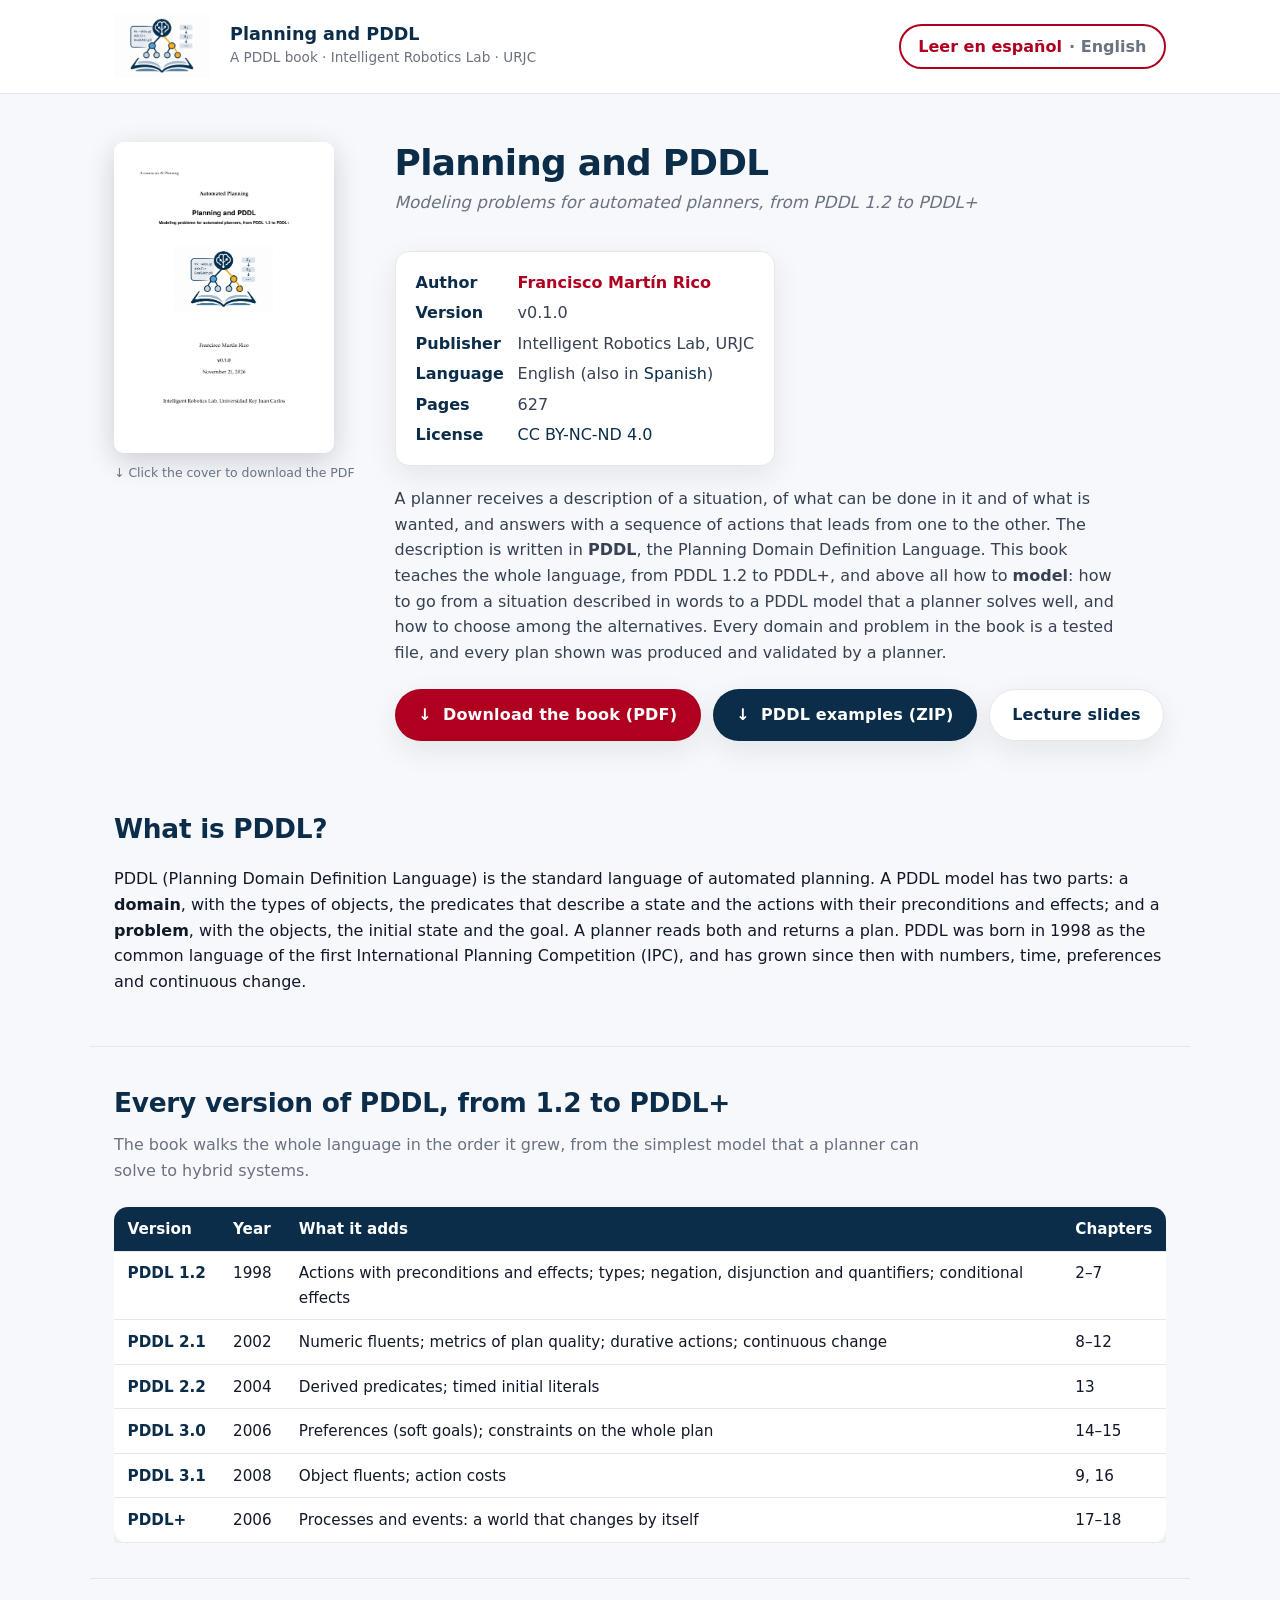
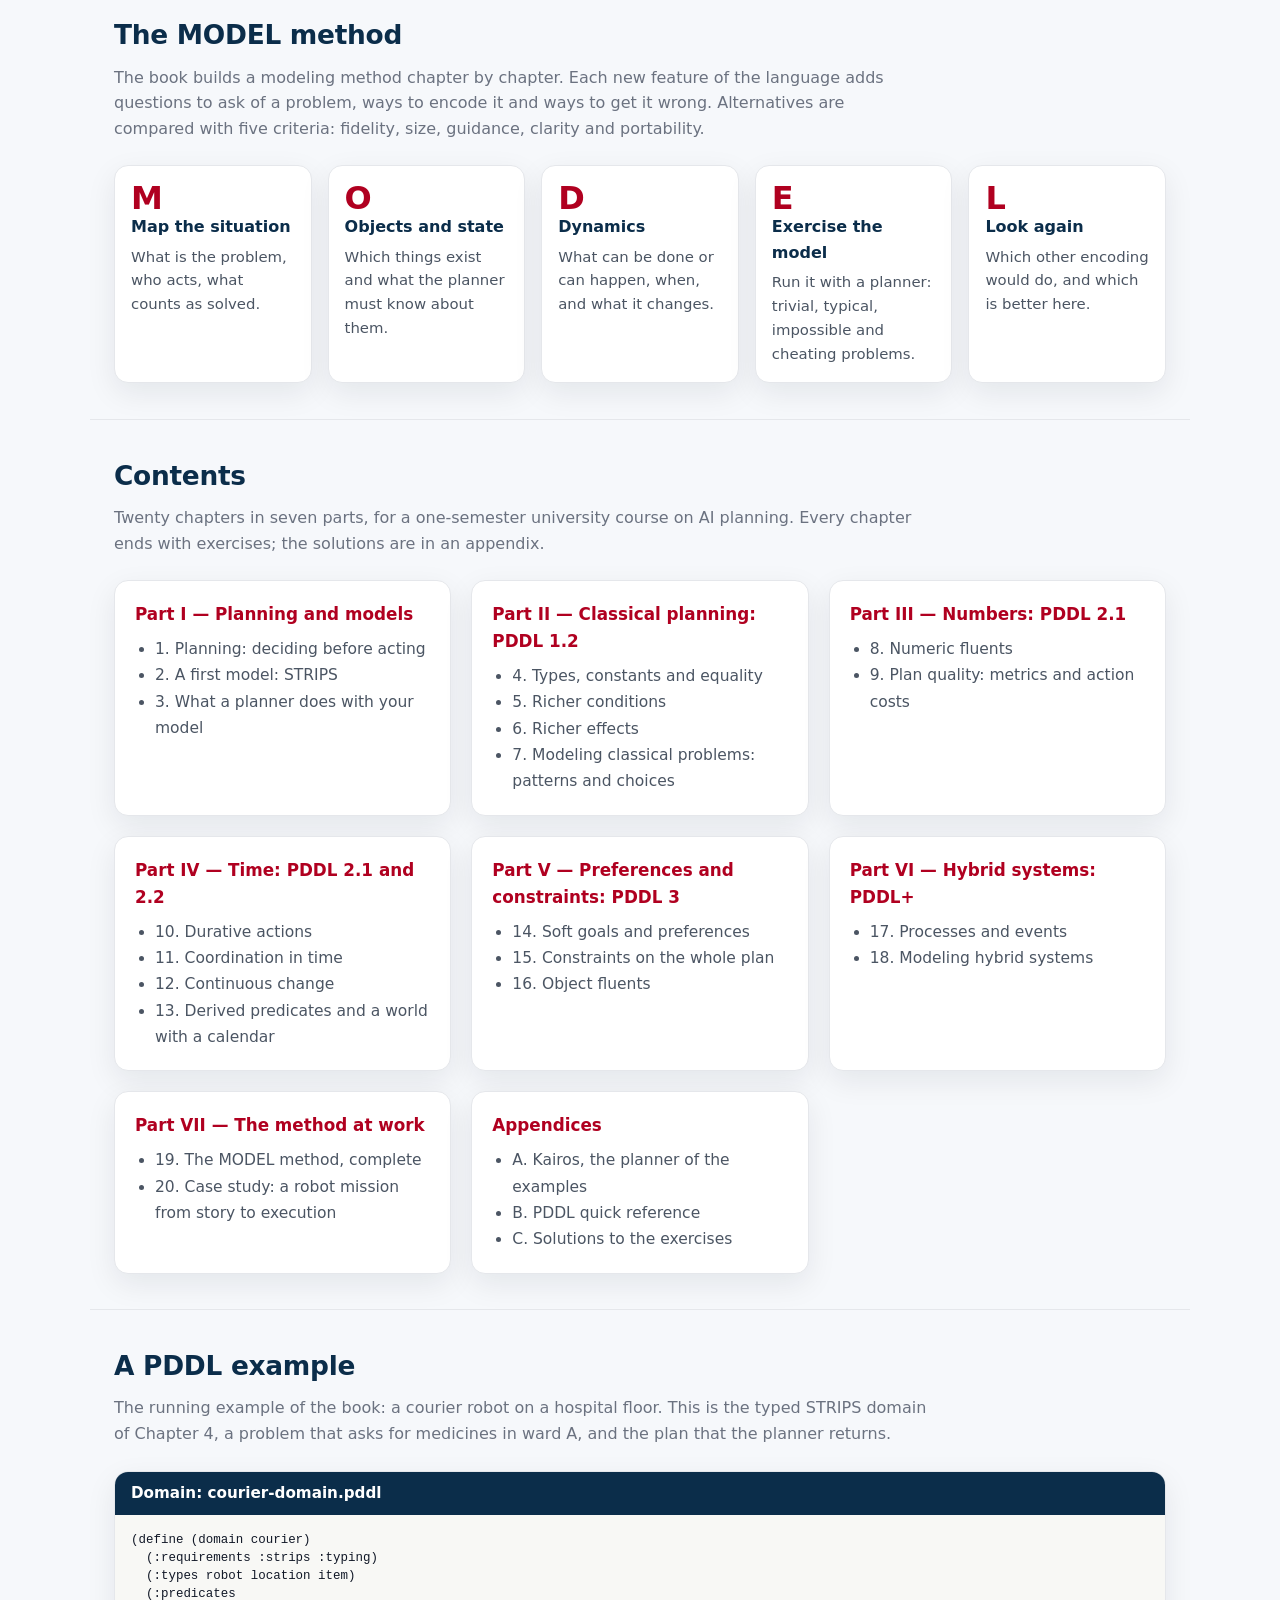
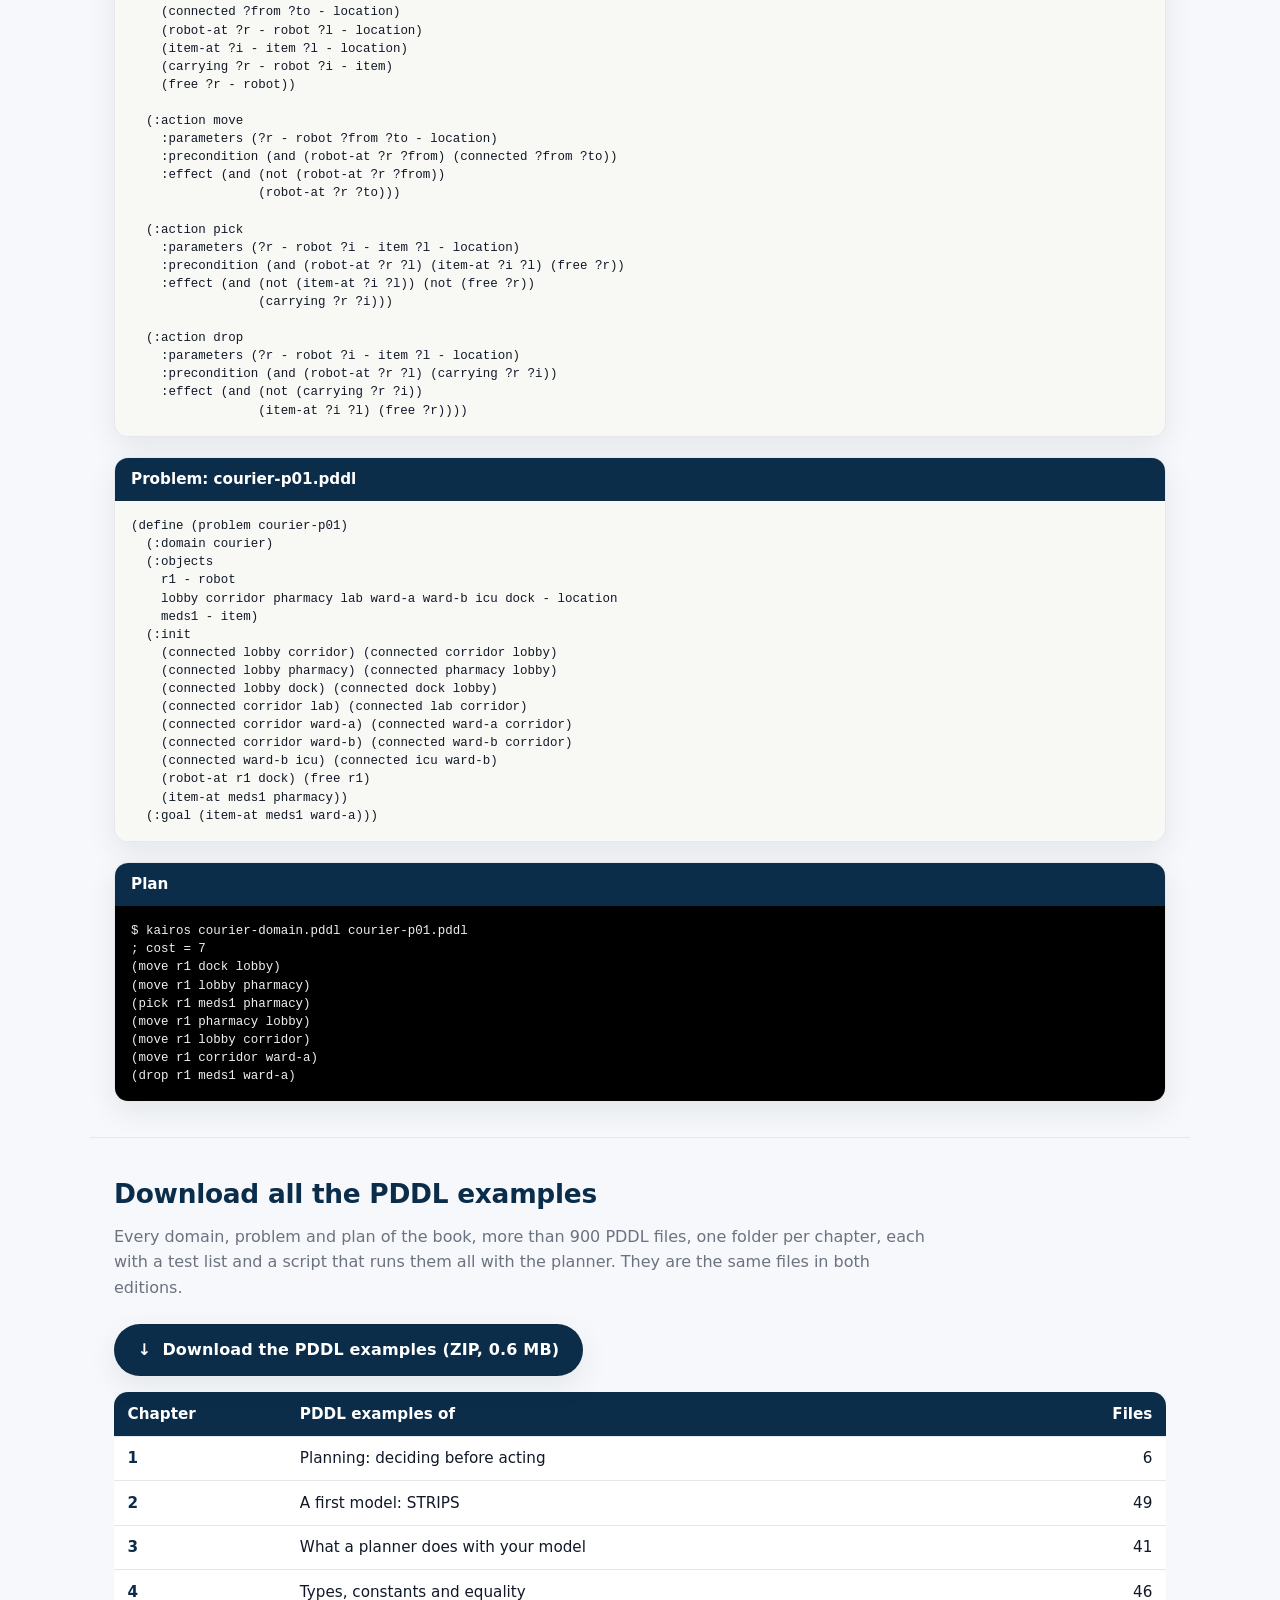
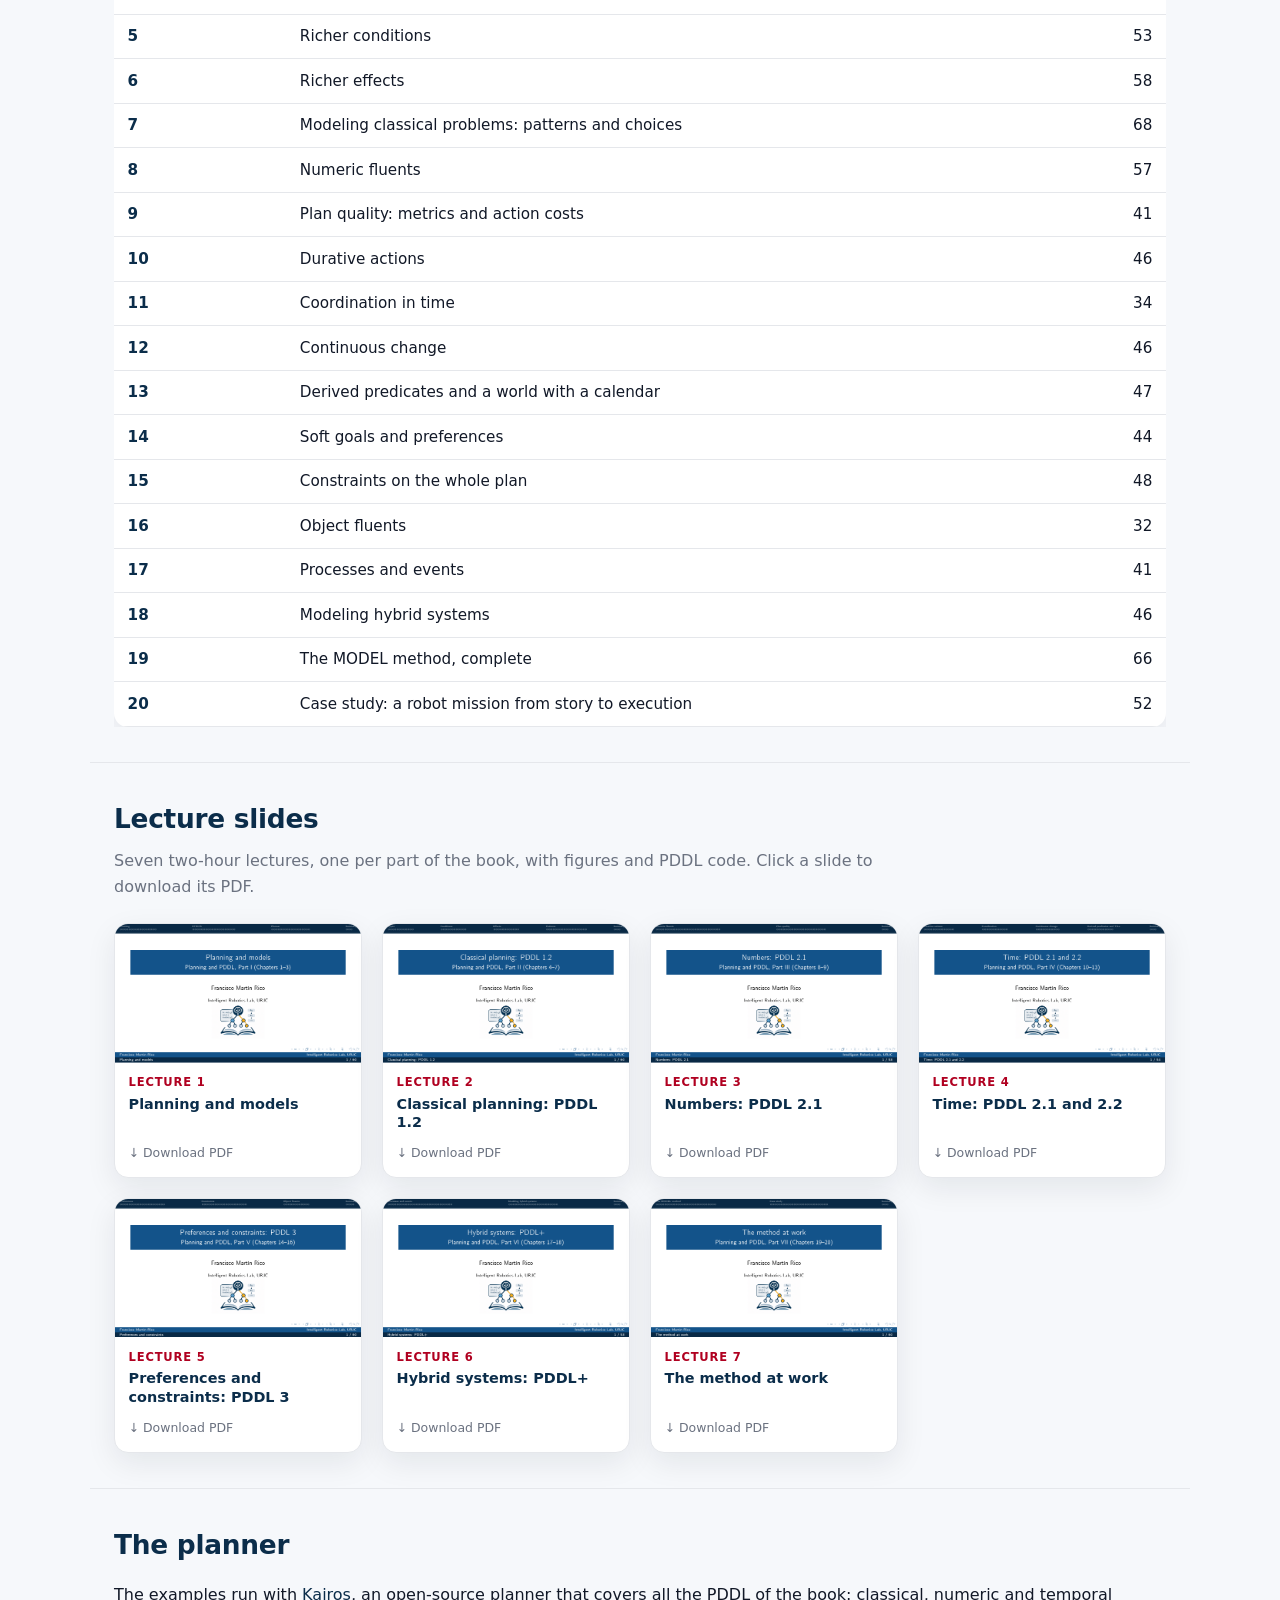
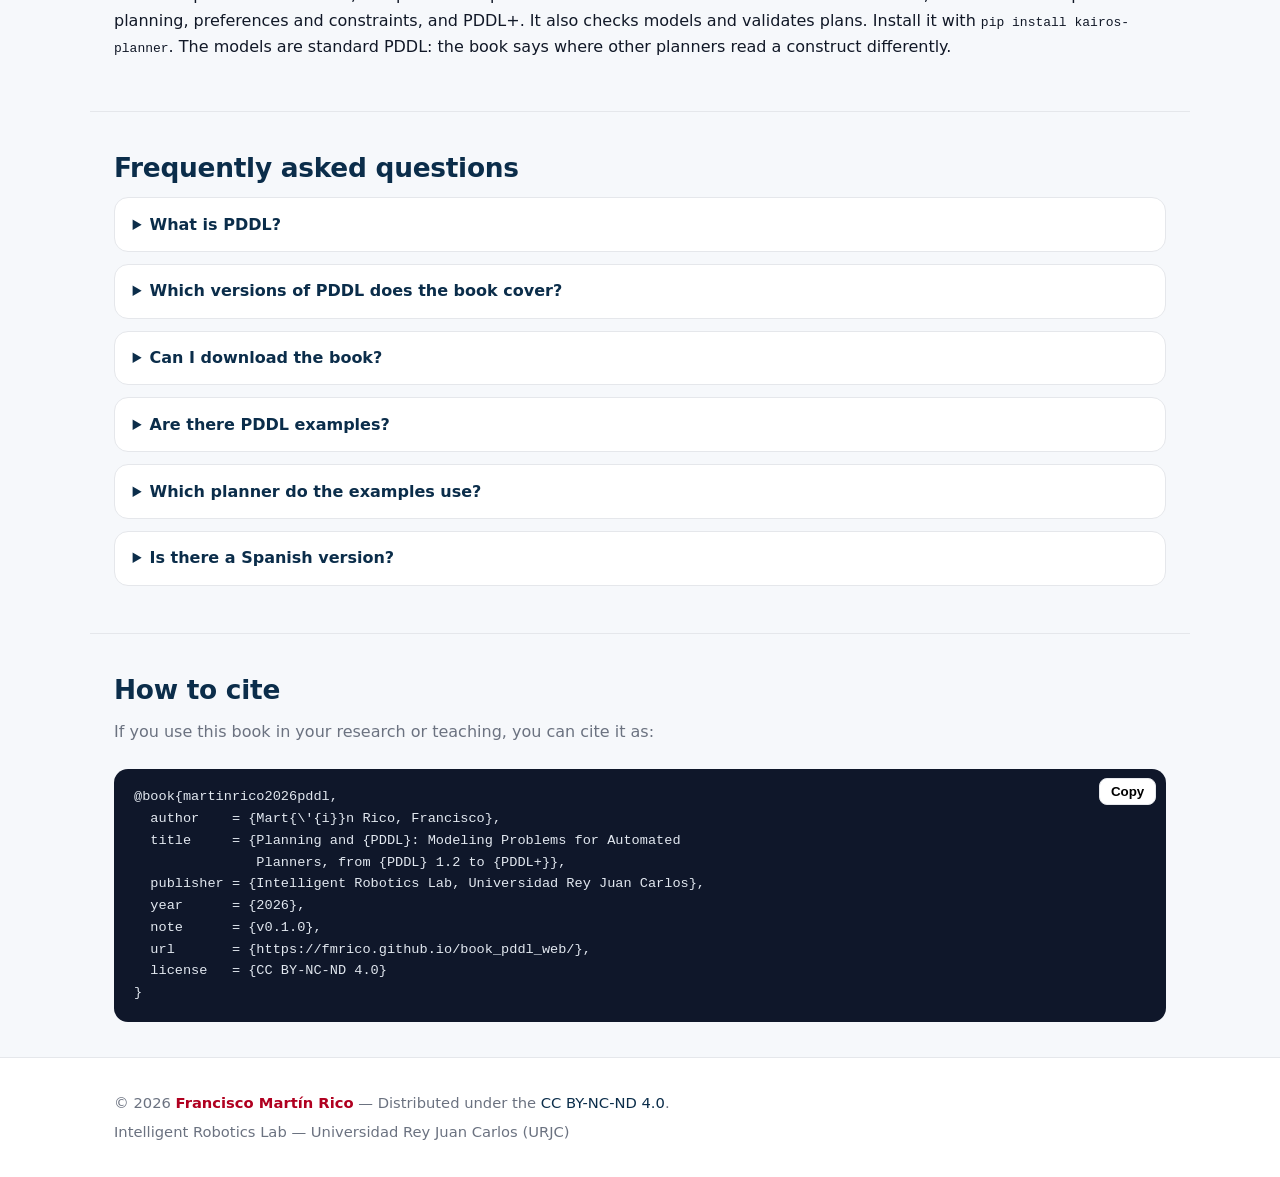
<file: index.html>
<!DOCTYPE html>
<html lang="en">
<head>
  <meta charset="utf-8" />
  <meta name="viewport" content="width=device-width, initial-scale=1" />
  <title>Planning and PDDL — PDDL Book: Tutorial, Documentation and Examples</title>
  <meta name="description" content="Planning and PDDL is a university textbook on the Planning Domain Definition Language: PDDL 1.2, 2.1, 2.2, 3.0, 3.1 and PDDL+, with hundreds of tested PDDL examples, a modeling method, exercises with solutions and lecture slides. PDF in English and Spanish." />
  <meta name="keywords" content="PDDL, PDDL book, PDDL tutorial, PDDL documentation, PDDL examples, PDDL domain, PDDL problem, Planning Domain Definition Language, AI planning, automated planning, STRIPS, PDDL 2.1, PDDL 2.2, PDDL 3, PDDL 3.1, PDDL+, temporal planning, numeric planning, durative actions, preferences, processes and events, Kairos planner, PlanSys2, lecture slides" />
  <meta name="author" content="Francisco Martín Rico" />
  <meta name="robots" content="index, follow, max-image-preview:large" />
  <meta name="theme-color" content="#0b2d4a" />

  <link rel="canonical" href="https://fmrico.github.io/book_pddl_web/" />
  <link rel="alternate" hreflang="en" href="https://fmrico.github.io/book_pddl_web/" />
  <link rel="alternate" hreflang="es" href="https://fmrico.github.io/book_pddl_web/es/" />
  <link rel="alternate" hreflang="x-default" href="https://fmrico.github.io/book_pddl_web/" />
  <link rel="icon" type="image/png" sizes="32x32" href="img/favicon-32.png" />
  <link rel="apple-touch-icon" href="img/favicon-180.png" />

  <meta property="og:type" content="book" />
  <meta property="og:site_name" content="Planning and PDDL" />
  <meta property="og:locale" content="en_US" />
  <meta property="og:locale:alternate" content="es_ES" />
  <meta property="og:title" content="Planning and PDDL — PDDL Book: Tutorial, Documentation and Examples" />
  <meta property="og:description" content="Planning and PDDL is a university textbook on the Planning Domain Definition Language: PDDL 1.2, 2.1, 2.2, 3.0, 3.1 and PDDL+, with hundreds of tested PDDL examples, a modeling method, exercises with solutions and lecture slides. PDF in English and Spanish." />
  <meta property="og:url" content="https://fmrico.github.io/book_pddl_web/" />
  <meta property="og:image" content="https://fmrico.github.io/book_pddl_web/img/social-card.png" />
  <meta property="og:image:width" content="1200" />
  <meta property="og:image:height" content="630" />
  <meta property="og:image:alt" content="Cover of the book Planning and PDDL" />
  <meta property="book:author" content="Francisco Martín Rico" />
  <meta property="book:release_date" content="2026" />
  <meta property="book:tag" content="PDDL" />

  <meta name="twitter:card" content="summary_large_image" />
  <meta name="twitter:title" content="Planning and PDDL — PDDL Book: Tutorial, Documentation and Examples" />
  <meta name="twitter:description" content="Planning and PDDL is a university textbook on the Planning Domain Definition Language: PDDL 1.2, 2.1, 2.2, 3.0, 3.1 and PDDL+, with hundreds of tested PDDL examples, a modeling method, exercises with solutions and lecture slides. PDF in English and Spanish." />
  <meta name="twitter:image" content="https://fmrico.github.io/book_pddl_web/img/social-card.png" />

  <script type="application/ld+json">
{
  "@context": "https://schema.org",
  "@graph": [
    {
      "@type": "WebSite",
      "@id": "https://fmrico.github.io/book_pddl_web/#website",
      "url": "https://fmrico.github.io/book_pddl_web/",
      "name": "Planning and PDDL",
      "alternateName": [
        "PDDL book",
        "Planificación y PDDL"
      ],
      "inLanguage": [
        "en",
        "es"
      ]
    },
    {
      "@type": "Book",
      "@id": "https://fmrico.github.io/book_pddl_web/#book",
      "name": "Planning and PDDL",
      "alternateName": "PDDL book",
      "headline": "Modeling problems for automated planners, from PDDL 1.2 to PDDL+",
      "url": "https://fmrico.github.io/book_pddl_web/",
      "image": "https://fmrico.github.io/book_pddl_web/img/en/planning-and-pddl-cover.png",
      "description": "Planning and PDDL is a university textbook on the Planning Domain Definition Language: PDDL 1.2, 2.1, 2.2, 3.0, 3.1 and PDDL+, with hundreds of tested PDDL examples, a modeling method, exercises with solutions and lecture slides. PDF in English and Spanish.",
      "inLanguage": "en",
      "bookFormat": "https://schema.org/EBook",
      "numberOfPages": 627,
      "version": "0.1.0",
      "datePublished": "2026",
      "dateModified": "2026-11-21",
      "isAccessibleForFree": true,
      "license": "https://creativecommons.org/licenses/by-nc-nd/4.0/",
      "encodingFormat": "application/pdf",
      "keywords": "PDDL, PDDL book, PDDL tutorial, PDDL documentation, PDDL examples, PDDL domain, PDDL problem, Planning Domain Definition Language, AI planning, automated planning, STRIPS, PDDL 2.1, PDDL 2.2, PDDL 3, PDDL 3.1, PDDL+, temporal planning, numeric planning, durative actions, preferences, processes and events, Kairos planner, PlanSys2, lecture slides",
      "author": {
        "@type": "Person",
        "name": "Francisco Martín Rico",
        "url": "https://servicios.urjc.es/pdi/ver/francisco.rico",
        "affiliation": {
          "@type": "Organization",
          "name": "Universidad Rey Juan Carlos"
        }
      },
      "publisher": {
        "@type": "Organization",
        "name": "Intelligent Robotics Lab",
        "url": "https://intelligentroboticslab.gsyc.urjc.es/"
      },
      "about": [
        {
          "@type": "Thing",
          "name": "PDDL"
        },
        {
          "@type": "Thing",
          "name": "Planning Domain Definition Language"
        },
        {
          "@type": "Thing",
          "name": "Automated planning"
        },
        {
          "@type": "Thing",
          "name": "Artificial intelligence"
        },
        {
          "@type": "Thing",
          "name": "PDDL+"
        }
      ],
      "workTranslation": {
        "@id": "https://fmrico.github.io/book_pddl_web/es/#book"
      }
    },
    {
      "@type": "FAQPage",
      "@id": "https://fmrico.github.io/book_pddl_web/#faq",
      "inLanguage": "en",
      "mainEntity": [
        {
          "@type": "Question",
          "name": "What is PDDL?",
          "acceptedAnswer": {
            "@type": "Answer",
            "text": "PDDL, the Planning Domain Definition Language, is the standard language to describe planning problems: a domain with types, predicates and actions, and a problem with objects, an initial state and a goal. Planners read PDDL and return plans."
          }
        },
        {
          "@type": "Question",
          "name": "Which versions of PDDL does the book cover?",
          "acceptedAnswer": {
            "@type": "Answer",
            "text": "All of them: PDDL 1.2 (STRIPS, types, ADL), PDDL 2.1 (numeric fluents, metrics, durative actions), PDDL 2.2 (derived predicates, timed initial literals), PDDL 3.0 (preferences and trajectory constraints), PDDL 3.1 (object fluents, action costs) and PDDL+ (processes and events)."
          }
        },
        {
          "@type": "Question",
          "name": "Can I download the book?",
          "acceptedAnswer": {
            "@type": "Answer",
            "text": "Yes. The PDF of the book and the lecture slides can be downloaded from this page and shared under the CC BY-NC-ND 4.0 license."
          }
        },
        {
          "@type": "Question",
          "name": "Are there PDDL examples?",
          "acceptedAnswer": {
            "@type": "Answer",
            "text": "Yes, more than 900 PDDL files, in one ZIP that you can download from this page. Every domain and problem printed in the book is a tested file, and every plan shown was produced and validated by the Kairos planner. Every chapter has exercises with solutions."
          }
        },
        {
          "@type": "Question",
          "name": "Which planner do the examples use?",
          "acceptedAnswer": {
            "@type": "Answer",
            "text": "Kairos, an open-source planner that supports all of PDDL up to PDDL+. The models are standard PDDL and run with other planners where they support the features used."
          }
        },
        {
          "@type": "Question",
          "name": "Is there a Spanish version?",
          "acceptedAnswer": {
            "@type": "Answer",
            "text": "Yes, a faithful translation: Planificación y PDDL, with its slides, on the Spanish page of this site."
          }
        }
      ]
    }
  ]
}
  </script>

  <link rel="stylesheet" href="styles.css" />
</head>
<body>

<header>
  <div class="header-inner">
    <div class="header-brand">
      <img src="img/logo_book.png" alt="Planning and PDDL" width="96" height="64" />
      <div>
        <div class="header-title">Planning and PDDL</div>
        <div class="header-subtitle">A PDDL book · Intelligent Robotics Lab · URJC</div>
      </div>
    </div>
    <a class="lang-switch" href="es/" hreflang="es" lang="es">
      Leer en español <span class="lang-current">· English</span>
    </a>
  </div>
</header>

<main>

  <div class="hero">
    <div class="book-cover-wrapper">
      <a class="book-cover-link" href="pdf/en/planning-and-pddl-book.pdf" download="planning-and-pddl-book.pdf">
        <img src="img/en/planning-and-pddl-cover.png" alt="Cover of the book Planning and PDDL" width="600" height="849" />
      </a>
      <p class="book-cover-hint">&#8595; Click the cover to download the PDF</p>
    </div>

    <div class="hero-info">
      <h1>Planning and PDDL</h1>
      <p class="subtitle">Modeling problems for automated planners, from PDDL 1.2 to PDDL+</p>
      <dl class="book-meta">
        <dt>Author</dt>
        <dd><a class="author-link" href="https://servicios.urjc.es/pdi/ver/francisco.rico" target="_blank" rel="noopener">Francisco Martín Rico</a></dd>
        <dt>Version</dt>
        <dd>v0.1.0</dd>
        <dt>Publisher</dt>
        <dd>Intelligent Robotics Lab, URJC</dd>
        <dt>Language</dt>
        <dd>English (also in <a href="es/">Spanish</a>)</dd>
        <dt>Pages</dt>
        <dd>627</dd>
        <dt>License</dt>
        <dd><a href="https://creativecommons.org/licenses/by-nc-nd/4.0/" target="_blank" rel="noopener">CC BY-NC-ND 4.0</a></dd>
      </dl>
      <p class="hero-desc">A planner receives a description of a situation, of what can be done in it and of what is wanted, and answers with a sequence of actions that leads from one to the other. The description is written in <strong>PDDL</strong>, the Planning Domain Definition Language. This book teaches the whole language, from PDDL&nbsp;1.2 to PDDL+, and above all how to <strong>model</strong>: how to go from a situation described in words to a PDDL model that a planner solves well, and how to choose among the alternatives. Every domain and problem in the book is a tested file, and every plan shown was produced and validated by a planner.</p>
      <div class="hero-actions">
        <a class="button" href="pdf/en/planning-and-pddl-book.pdf" download="planning-and-pddl-book.pdf">&#8595;&nbsp; Download the book (PDF)</a>
        <a class="button button-examples" href="downloads/planning-and-pddl-examples.zip" download>&#8595;&nbsp; PDDL examples (ZIP)</a>
        <a class="button button-secondary" href="#slides">Lecture slides</a>
      </div>
    </div>
  </div>

  <section id="what-is-pddl">
    <h2>What is PDDL?</h2>
    <p>PDDL (Planning Domain Definition Language) is the standard language of automated planning. A PDDL model has two parts: a <strong>domain</strong>, with the types of objects, the predicates that describe a state and the actions with their preconditions and effects; and a <strong>problem</strong>, with the objects, the initial state and the goal. A planner reads both and returns a plan. PDDL was born in 1998 as the common language of the first International Planning Competition (IPC), and has grown since then with numbers, time, preferences and continuous change.</p>
  </section>

  <section id="versions">
    <h2>Every version of PDDL, from 1.2 to PDDL+</h2>
    <p class="section-intro">The book walks the whole language in the order it grew, from the simplest model that a planner can solve to hybrid systems.</p>
    <div class="table-wrap">
      <table class="versions">
        <thead><tr><th>Version</th><th>Year</th><th>What it adds</th><th>Chapters</th></tr></thead>
        <tbody>
          <tr><td>PDDL 1.2</td><td>1998</td><td>Actions with preconditions and effects; types; negation, disjunction and quantifiers; conditional effects</td><td>2–7</td></tr>
          <tr><td>PDDL 2.1</td><td>2002</td><td>Numeric fluents; metrics of plan quality; durative actions; continuous change</td><td>8–12</td></tr>
          <tr><td>PDDL 2.2</td><td>2004</td><td>Derived predicates; timed initial literals</td><td>13</td></tr>
          <tr><td>PDDL 3.0</td><td>2006</td><td>Preferences (soft goals); constraints on the whole plan</td><td>14–15</td></tr>
          <tr><td>PDDL 3.1</td><td>2008</td><td>Object fluents; action costs</td><td>9, 16</td></tr>
          <tr><td>PDDL+</td><td>2006</td><td>Processes and events: a world that changes by itself</td><td>17–18</td></tr>
        </tbody>
      </table>
    </div>
  </section>

  <section id="method">
    <h2>The MODEL method</h2>
    <p class="section-intro">The book builds a modeling method chapter by chapter. Each new feature of the language adds questions to ask of a problem, ways to encode it and ways to get it wrong. Alternatives are compared with five criteria: fidelity, size, guidance, clarity and portability.</p>
    <ol class="method-steps">
      <li class="card"><span class="letter">M</span><strong>Map the situation</strong><p>What is the problem, who acts, what counts as solved.</p></li>
      <li class="card"><span class="letter">O</span><strong>Objects and state</strong><p>Which things exist and what the planner must know about them.</p></li>
      <li class="card"><span class="letter">D</span><strong>Dynamics</strong><p>What can be done or can happen, when, and what it changes.</p></li>
      <li class="card"><span class="letter">E</span><strong>Exercise the model</strong><p>Run it with a planner: trivial, typical, impossible and cheating problems.</p></li>
      <li class="card"><span class="letter">L</span><strong>Look again</strong><p>Which other encoding would do, and which is better here.</p></li>
    </ol>
  </section>

  <section id="contents">
    <h2>Contents</h2>
    <p class="section-intro">Twenty chapters in seven parts, for a one-semester university course on AI planning. Every chapter ends with exercises; the solutions are in an appendix.</p>
    <div class="parts-grid">
      <div class="card">
        <h3>Part I — Planning and models</h3>
        <ul>
          <li>1. Planning: deciding before acting</li>
          <li>2. A first model: STRIPS</li>
          <li>3. What a planner does with your model</li>
        </ul>
      </div>
      <div class="card">
        <h3>Part II — Classical planning: PDDL 1.2</h3>
        <ul>
          <li>4. Types, constants and equality</li>
          <li>5. Richer conditions</li>
          <li>6. Richer effects</li>
          <li>7. Modeling classical problems: patterns and choices</li>
        </ul>
      </div>
      <div class="card">
        <h3>Part III — Numbers: PDDL 2.1</h3>
        <ul>
          <li>8. Numeric fluents</li>
          <li>9. Plan quality: metrics and action costs</li>
        </ul>
      </div>
      <div class="card">
        <h3>Part IV — Time: PDDL 2.1 and 2.2</h3>
        <ul>
          <li>10. Durative actions</li>
          <li>11. Coordination in time</li>
          <li>12. Continuous change</li>
          <li>13. Derived predicates and a world with a calendar</li>
        </ul>
      </div>
      <div class="card">
        <h3>Part V — Preferences and constraints: PDDL 3</h3>
        <ul>
          <li>14. Soft goals and preferences</li>
          <li>15. Constraints on the whole plan</li>
          <li>16. Object fluents</li>
        </ul>
      </div>
      <div class="card">
        <h3>Part VI — Hybrid systems: PDDL+</h3>
        <ul>
          <li>17. Processes and events</li>
          <li>18. Modeling hybrid systems</li>
        </ul>
      </div>
      <div class="card">
        <h3>Part VII — The method at work</h3>
        <ul>
          <li>19. The MODEL method, complete</li>
          <li>20. Case study: a robot mission from story to execution</li>
        </ul>
      </div>
      <div class="card">
        <h3>Appendices</h3>
        <ul>
          <li>A. Kairos, the planner of the examples</li>
          <li>B. PDDL quick reference</li>
          <li>C. Solutions to the exercises</li>
        </ul>
      </div>
    </div>
  </section>

  <section id="example">
    <h2>A PDDL example</h2>
    <p class="section-intro">The running example of the book: a courier robot on a hospital floor. This is the typed STRIPS domain of Chapter 4, a problem that asks for medicines in ward A, and the plan that the planner returns.</p>
    <div class="code-grid">
      <div class="card code-block wide">
        <h3>Domain: courier-domain.pddl</h3>
        <pre><code class="language-pddl">(define (domain courier)
  (:requirements :strips :typing)
  (:types robot location item)
  (:predicates
    (connected ?from ?to - location)
    (robot-at ?r - robot ?l - location)
    (item-at ?i - item ?l - location)
    (carrying ?r - robot ?i - item)
    (free ?r - robot))

  (:action move
    :parameters (?r - robot ?from ?to - location)
    :precondition (and (robot-at ?r ?from) (connected ?from ?to))
    :effect (and (not (robot-at ?r ?from))
                 (robot-at ?r ?to)))

  (:action pick
    :parameters (?r - robot ?i - item ?l - location)
    :precondition (and (robot-at ?r ?l) (item-at ?i ?l) (free ?r))
    :effect (and (not (item-at ?i ?l)) (not (free ?r))
                 (carrying ?r ?i)))

  (:action drop
    :parameters (?r - robot ?i - item ?l - location)
    :precondition (and (robot-at ?r ?l) (carrying ?r ?i))
    :effect (and (not (carrying ?r ?i))
                 (item-at ?i ?l) (free ?r))))</code></pre>
      </div>
      <div class="card code-block wide">
        <h3>Problem: courier-p01.pddl</h3>
        <pre><code class="language-pddl">(define (problem courier-p01)
  (:domain courier)
  (:objects
    r1 - robot
    lobby corridor pharmacy lab ward-a ward-b icu dock - location
    meds1 - item)
  (:init
    (connected lobby corridor) (connected corridor lobby)
    (connected lobby pharmacy) (connected pharmacy lobby)
    (connected lobby dock) (connected dock lobby)
    (connected corridor lab) (connected lab corridor)
    (connected corridor ward-a) (connected ward-a corridor)
    (connected corridor ward-b) (connected ward-b corridor)
    (connected ward-b icu) (connected icu ward-b)
    (robot-at r1 dock) (free r1)
    (item-at meds1 pharmacy))
  (:goal (item-at meds1 ward-a)))</code></pre>
      </div>
      <div class="card code-block wide">
        <h3>Plan</h3>
        <pre class="terminal"><code>$ kairos courier-domain.pddl courier-p01.pddl
; cost = 7
(move r1 dock lobby)
(move r1 lobby pharmacy)
(pick r1 meds1 pharmacy)
(move r1 pharmacy lobby)
(move r1 lobby corridor)
(move r1 corridor ward-a)
(drop r1 meds1 ward-a)</code></pre>
      </div>
    </div>
  </section>

  <section id="examples">
    <h2>Download all the PDDL examples</h2>
    <p class="section-intro">Every domain, problem and plan of the book, more than 900 PDDL files, one folder per chapter, each with a test list and a script that runs them all with the planner. They are the same files in both editions.</p>
    <p><a class="button button-examples" href="downloads/planning-and-pddl-examples.zip" download>&#8595;&nbsp; Download the PDDL examples (ZIP, 0.6&nbsp;MB)</a></p>
    <div class="table-wrap">
      <table class="versions examples-table">
        <thead><tr><th>Chapter</th><th>PDDL examples of</th><th>Files</th></tr></thead>
        <tbody>
          <tr><td>1</td><td>Planning: deciding before acting</td><td>6</td></tr>
          <tr><td>2</td><td>A first model: STRIPS</td><td>49</td></tr>
          <tr><td>3</td><td>What a planner does with your model</td><td>41</td></tr>
          <tr><td>4</td><td>Types, constants and equality</td><td>46</td></tr>
          <tr><td>5</td><td>Richer conditions</td><td>53</td></tr>
          <tr><td>6</td><td>Richer effects</td><td>58</td></tr>
          <tr><td>7</td><td>Modeling classical problems: patterns and choices</td><td>68</td></tr>
          <tr><td>8</td><td>Numeric fluents</td><td>57</td></tr>
          <tr><td>9</td><td>Plan quality: metrics and action costs</td><td>41</td></tr>
          <tr><td>10</td><td>Durative actions</td><td>46</td></tr>
          <tr><td>11</td><td>Coordination in time</td><td>34</td></tr>
          <tr><td>12</td><td>Continuous change</td><td>46</td></tr>
          <tr><td>13</td><td>Derived predicates and a world with a calendar</td><td>47</td></tr>
          <tr><td>14</td><td>Soft goals and preferences</td><td>44</td></tr>
          <tr><td>15</td><td>Constraints on the whole plan</td><td>48</td></tr>
          <tr><td>16</td><td>Object fluents</td><td>32</td></tr>
          <tr><td>17</td><td>Processes and events</td><td>41</td></tr>
          <tr><td>18</td><td>Modeling hybrid systems</td><td>46</td></tr>
          <tr><td>19</td><td>The MODEL method, complete</td><td>66</td></tr>
          <tr><td>20</td><td>Case study: a robot mission from story to execution</td><td>52</td></tr>
        </tbody>
      </table>
    </div>
  </section>

  <section id="slides">
    <h2>Lecture slides</h2>
    <p class="section-intro">Seven two-hour lectures, one per part of the book, with figures and PDDL code. Click a slide to download its PDF.</p>
    <div class="slides-grid">
      <div class="slide-card">
        <a href="pdf/en/slides/pddl-slides-part1.pdf" download="pddl-slides-part1.pdf">
          <img class="slide-thumbnail" src="img/en/slides/pddl-slides-part1.png" alt="First slide of lecture 1 of the PDDL course: Planning and models" loading="lazy" width="640" height="361" />
          <div class="slide-info">
            <span class="slide-label">Lecture 1</span>
            <p class="slide-title">Planning and models</p>
            <span class="slide-dl">&#8595; Download PDF</span>
          </div>
        </a>
      </div>
      <div class="slide-card">
        <a href="pdf/en/slides/pddl-slides-part2.pdf" download="pddl-slides-part2.pdf">
          <img class="slide-thumbnail" src="img/en/slides/pddl-slides-part2.png" alt="First slide of lecture 2 of the PDDL course: Classical planning: PDDL 1.2" loading="lazy" width="640" height="361" />
          <div class="slide-info">
            <span class="slide-label">Lecture 2</span>
            <p class="slide-title">Classical planning: PDDL 1.2</p>
            <span class="slide-dl">&#8595; Download PDF</span>
          </div>
        </a>
      </div>
      <div class="slide-card">
        <a href="pdf/en/slides/pddl-slides-part3.pdf" download="pddl-slides-part3.pdf">
          <img class="slide-thumbnail" src="img/en/slides/pddl-slides-part3.png" alt="First slide of lecture 3 of the PDDL course: Numbers: PDDL 2.1" loading="lazy" width="640" height="361" />
          <div class="slide-info">
            <span class="slide-label">Lecture 3</span>
            <p class="slide-title">Numbers: PDDL 2.1</p>
            <span class="slide-dl">&#8595; Download PDF</span>
          </div>
        </a>
      </div>
      <div class="slide-card">
        <a href="pdf/en/slides/pddl-slides-part4.pdf" download="pddl-slides-part4.pdf">
          <img class="slide-thumbnail" src="img/en/slides/pddl-slides-part4.png" alt="First slide of lecture 4 of the PDDL course: Time: PDDL 2.1 and 2.2" loading="lazy" width="640" height="361" />
          <div class="slide-info">
            <span class="slide-label">Lecture 4</span>
            <p class="slide-title">Time: PDDL 2.1 and 2.2</p>
            <span class="slide-dl">&#8595; Download PDF</span>
          </div>
        </a>
      </div>
      <div class="slide-card">
        <a href="pdf/en/slides/pddl-slides-part5.pdf" download="pddl-slides-part5.pdf">
          <img class="slide-thumbnail" src="img/en/slides/pddl-slides-part5.png" alt="First slide of lecture 5 of the PDDL course: Preferences and constraints: PDDL 3" loading="lazy" width="640" height="361" />
          <div class="slide-info">
            <span class="slide-label">Lecture 5</span>
            <p class="slide-title">Preferences and constraints: PDDL 3</p>
            <span class="slide-dl">&#8595; Download PDF</span>
          </div>
        </a>
      </div>
      <div class="slide-card">
        <a href="pdf/en/slides/pddl-slides-part6.pdf" download="pddl-slides-part6.pdf">
          <img class="slide-thumbnail" src="img/en/slides/pddl-slides-part6.png" alt="First slide of lecture 6 of the PDDL course: Hybrid systems: PDDL+" loading="lazy" width="640" height="361" />
          <div class="slide-info">
            <span class="slide-label">Lecture 6</span>
            <p class="slide-title">Hybrid systems: PDDL+</p>
            <span class="slide-dl">&#8595; Download PDF</span>
          </div>
        </a>
      </div>
      <div class="slide-card">
        <a href="pdf/en/slides/pddl-slides-part7.pdf" download="pddl-slides-part7.pdf">
          <img class="slide-thumbnail" src="img/en/slides/pddl-slides-part7.png" alt="First slide of lecture 7 of the PDDL course: The method at work" loading="lazy" width="640" height="361" />
          <div class="slide-info">
            <span class="slide-label">Lecture 7</span>
            <p class="slide-title">The method at work</p>
            <span class="slide-dl">&#8595; Download PDF</span>
          </div>
        </a>
      </div>
    </div>
  </section>

  <section id="planner">
    <h2>The planner</h2>
    <p>The examples run with <a href="https://github.com/PlanSys2/kairos" target="_blank" rel="noopener">Kairos</a>, an open-source planner that covers all the PDDL of the book: classical, numeric and temporal planning, preferences and constraints, and PDDL+. It also checks models and validates plans. Install it with <code>pip install kairos-planner</code>. The models are standard PDDL: the book says where other planners read a construct differently.</p>
  </section>

  <section id="faq" class="faq">
    <h2>Frequently asked questions</h2>
    <details>
      <summary>What is PDDL?</summary>
      <p>PDDL, the Planning Domain Definition Language, is the standard language to describe planning problems: a domain with types, predicates and actions, and a problem with objects, an initial state and a goal. Planners read PDDL and return plans.</p>
    </details>
    <details>
      <summary>Which versions of PDDL does the book cover?</summary>
      <p>All of them: PDDL 1.2 (STRIPS, types, ADL), PDDL 2.1 (numeric fluents, metrics, durative actions), PDDL 2.2 (derived predicates, timed initial literals), PDDL 3.0 (preferences and trajectory constraints), PDDL 3.1 (object fluents, action costs) and PDDL+ (processes and events).</p>
    </details>
    <details>
      <summary>Can I download the book?</summary>
      <p>Yes. The PDF of the book and the lecture slides can be downloaded from this page and shared under the CC BY-NC-ND 4.0 license.</p>
    </details>
    <details>
      <summary>Are there PDDL examples?</summary>
      <p>Yes, more than 900 PDDL files, in one ZIP that you can download from this page. Every domain and problem printed in the book is a tested file, and every plan shown was produced and validated by the Kairos planner. Every chapter has exercises with solutions.</p>
    </details>
    <details>
      <summary>Which planner do the examples use?</summary>
      <p>Kairos, an open-source planner that supports all of PDDL up to PDDL+. The models are standard PDDL and run with other planners where they support the features used.</p>
    </details>
    <details>
      <summary>Is there a Spanish version?</summary>
      <p>Yes, a faithful translation: Planificación y PDDL, with its slides, on the Spanish page of this site.</p>
    </details>
  </section>

  <section id="cite">
    <h2>How to cite</h2>
    <p class="section-intro">If you use this book in your research or teaching, you can cite it as:</p>
    <div class="bibtex-wrapper">
      <button class="bibtex-copy" type="button" onclick="copyBibtex()">Copy</button>
      <pre class="bibtex-block" id="bibtex-entry">@book{martinrico2026pddl,
  author    = {Mart{\'{i}}n Rico, Francisco},
  title     = {Planning and {PDDL}: Modeling Problems for Automated
               Planners, from {PDDL} 1.2 to {PDDL+}},
  publisher = {Intelligent Robotics Lab, Universidad Rey Juan Carlos},
  year      = {2026},
  note      = {v0.1.0},
  url       = {https://fmrico.github.io/book_pddl_web/},
  license   = {CC BY-NC-ND 4.0}
}</pre>
    </div>
  </section>

</main>

<footer>
  <div class="footer-inner">
    <p>&copy; 2026 <a class="author-link" href="https://servicios.urjc.es/pdi/ver/francisco.rico" target="_blank" rel="noopener">Francisco Martín Rico</a> &mdash;
      Distributed under the <a href="https://creativecommons.org/licenses/by-nc-nd/4.0/" target="_blank" rel="noopener">CC BY-NC-ND 4.0</a>.</p>
    <p>Intelligent Robotics Lab — Universidad Rey Juan Carlos (URJC)</p>
  </div>
</footer>

<script>
function copyBibtex() {
  const text = document.getElementById('bibtex-entry').textContent;
  navigator.clipboard.writeText(text).then(function () {
    const btn = document.querySelector('.bibtex-copy');
    btn.innerHTML = '&#10003; Copied';
    btn.classList.add('copied');
    setTimeout(function () { btn.textContent = 'Copy'; btn.classList.remove('copied'); }, 2000);
  });
}
</script>
</body>
</html>
</file>
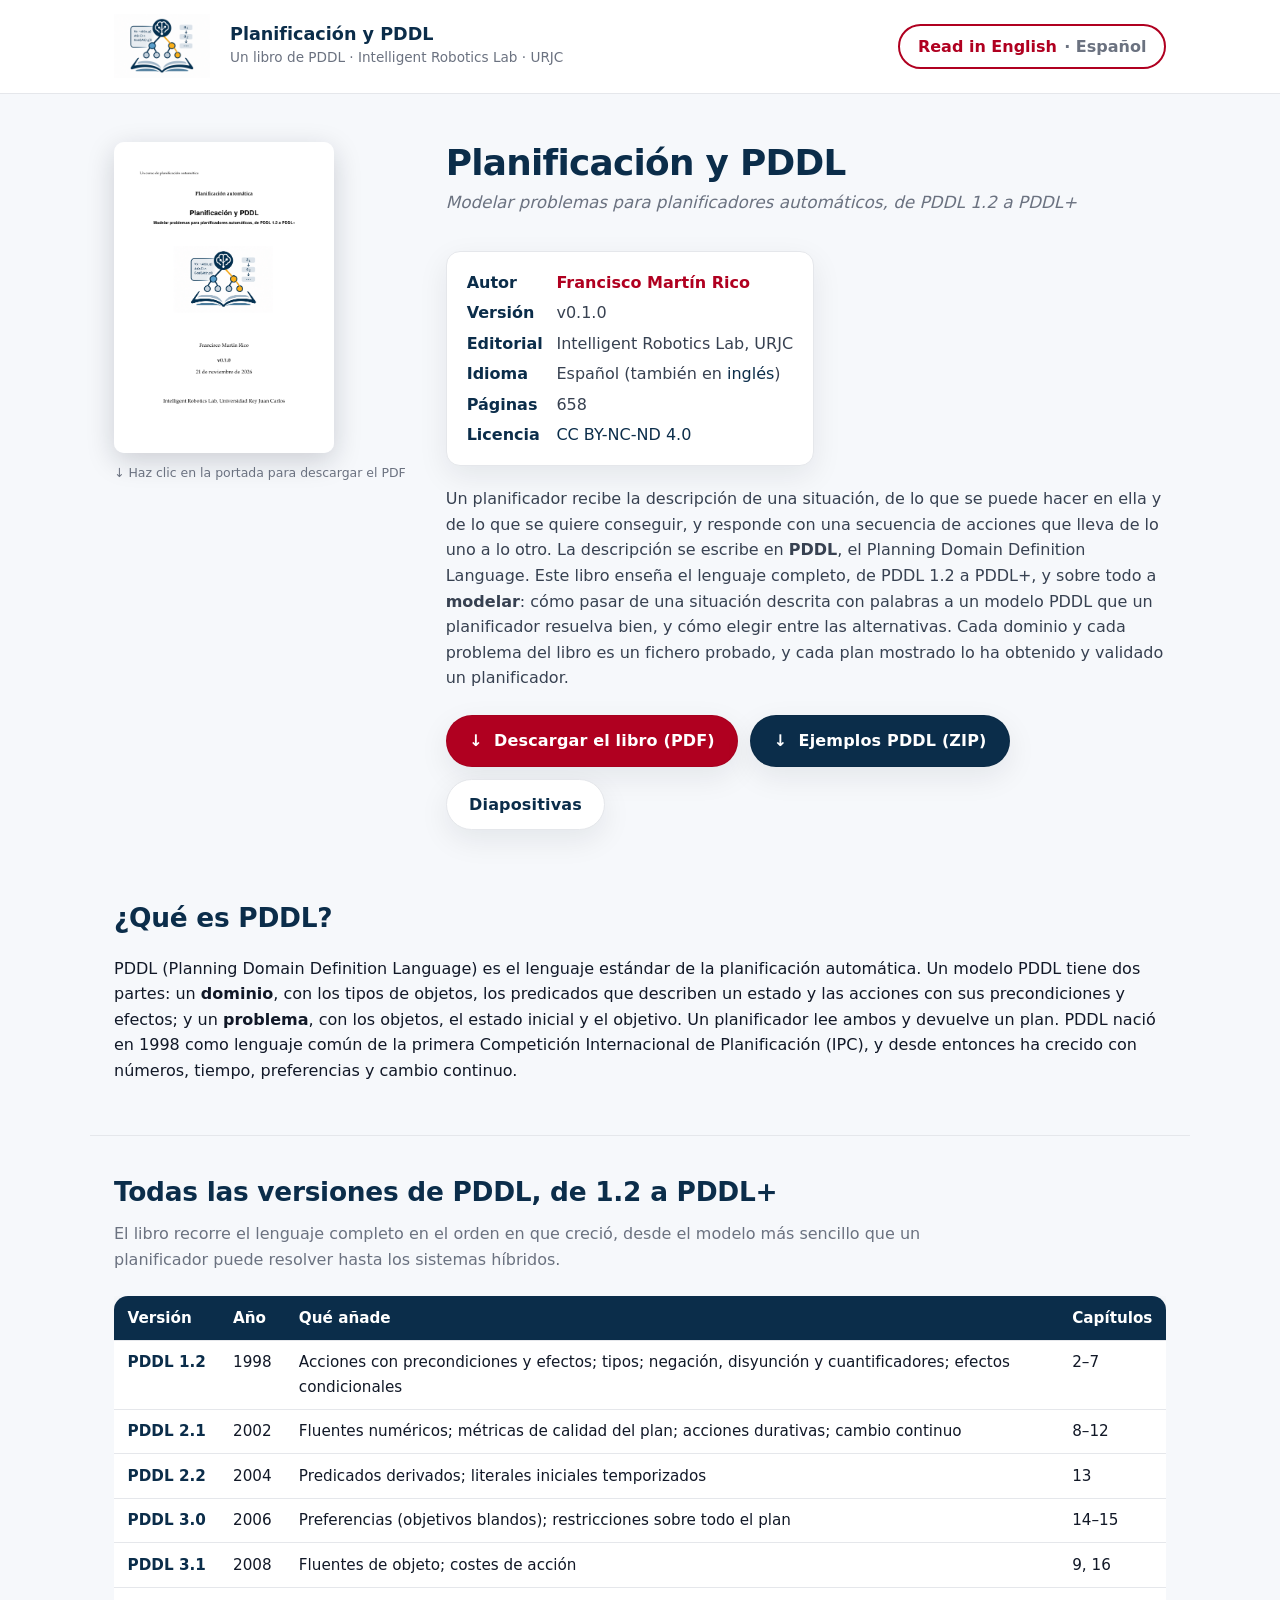
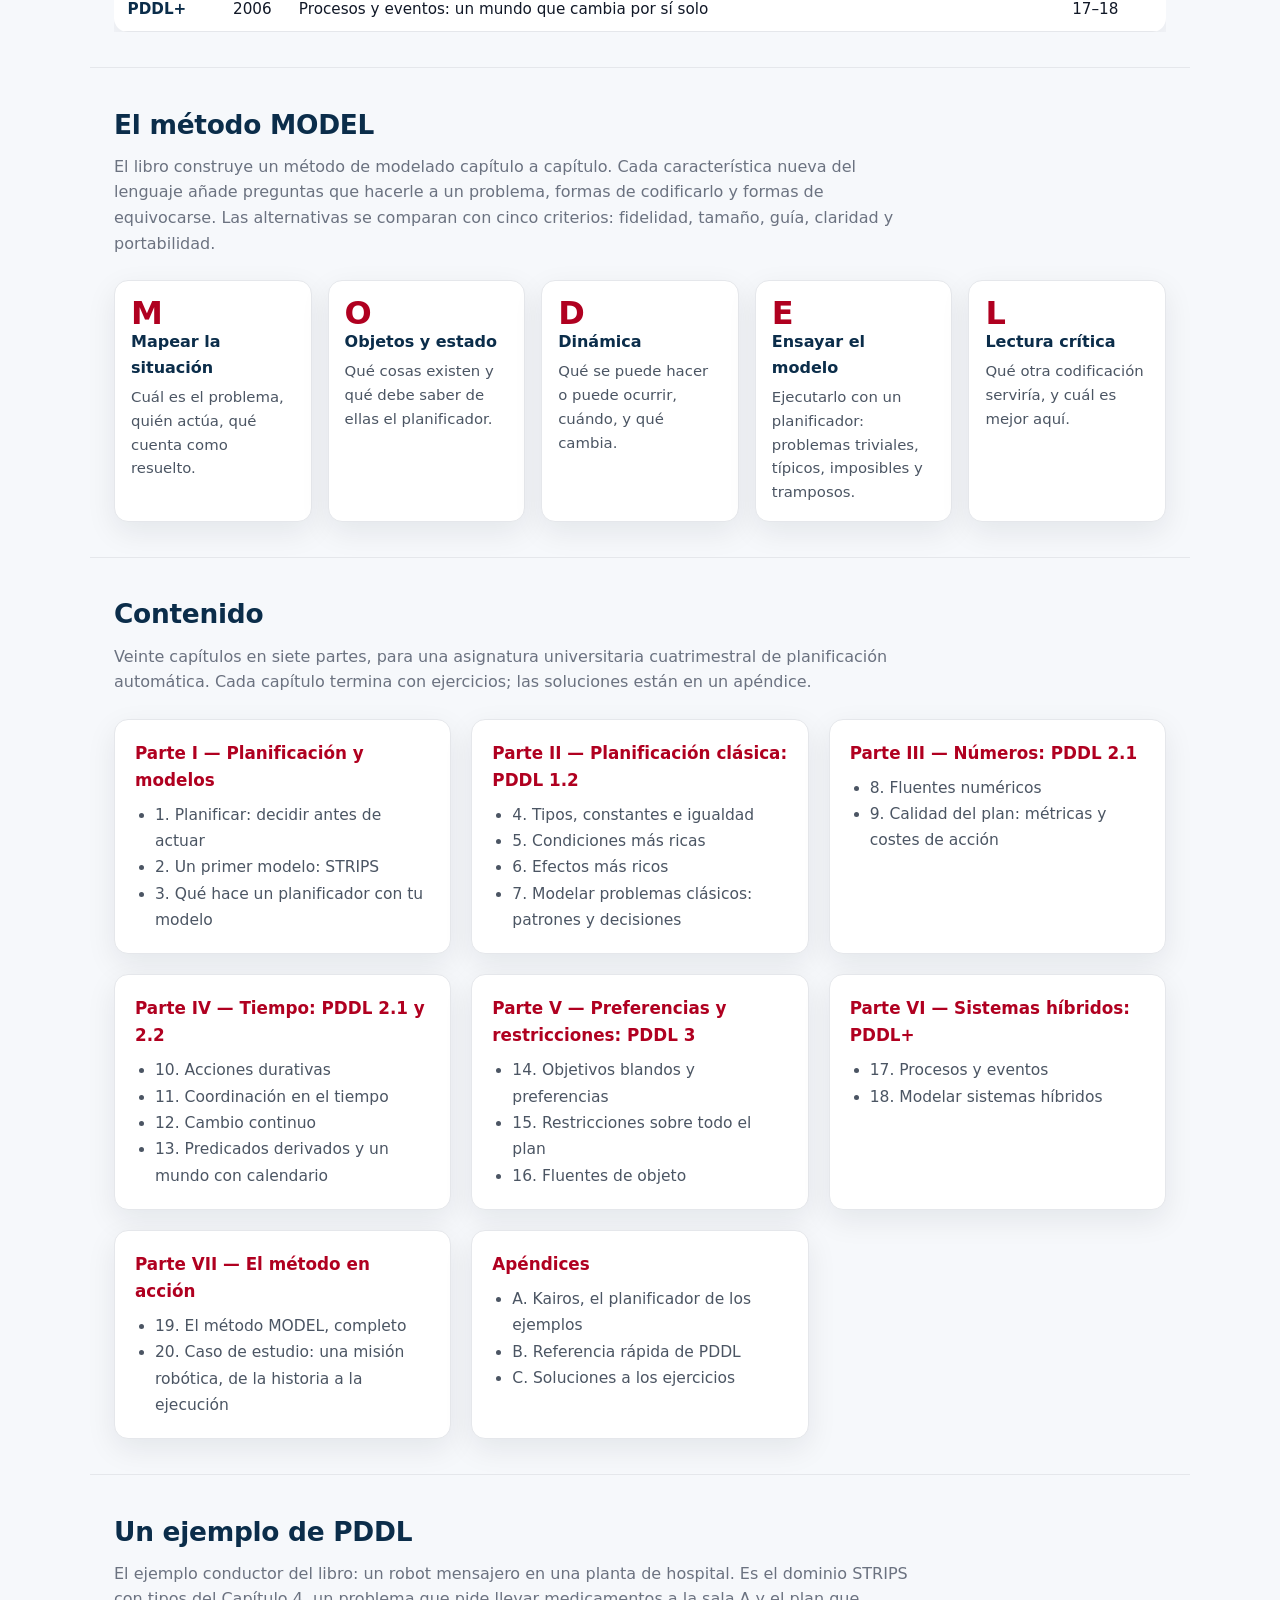
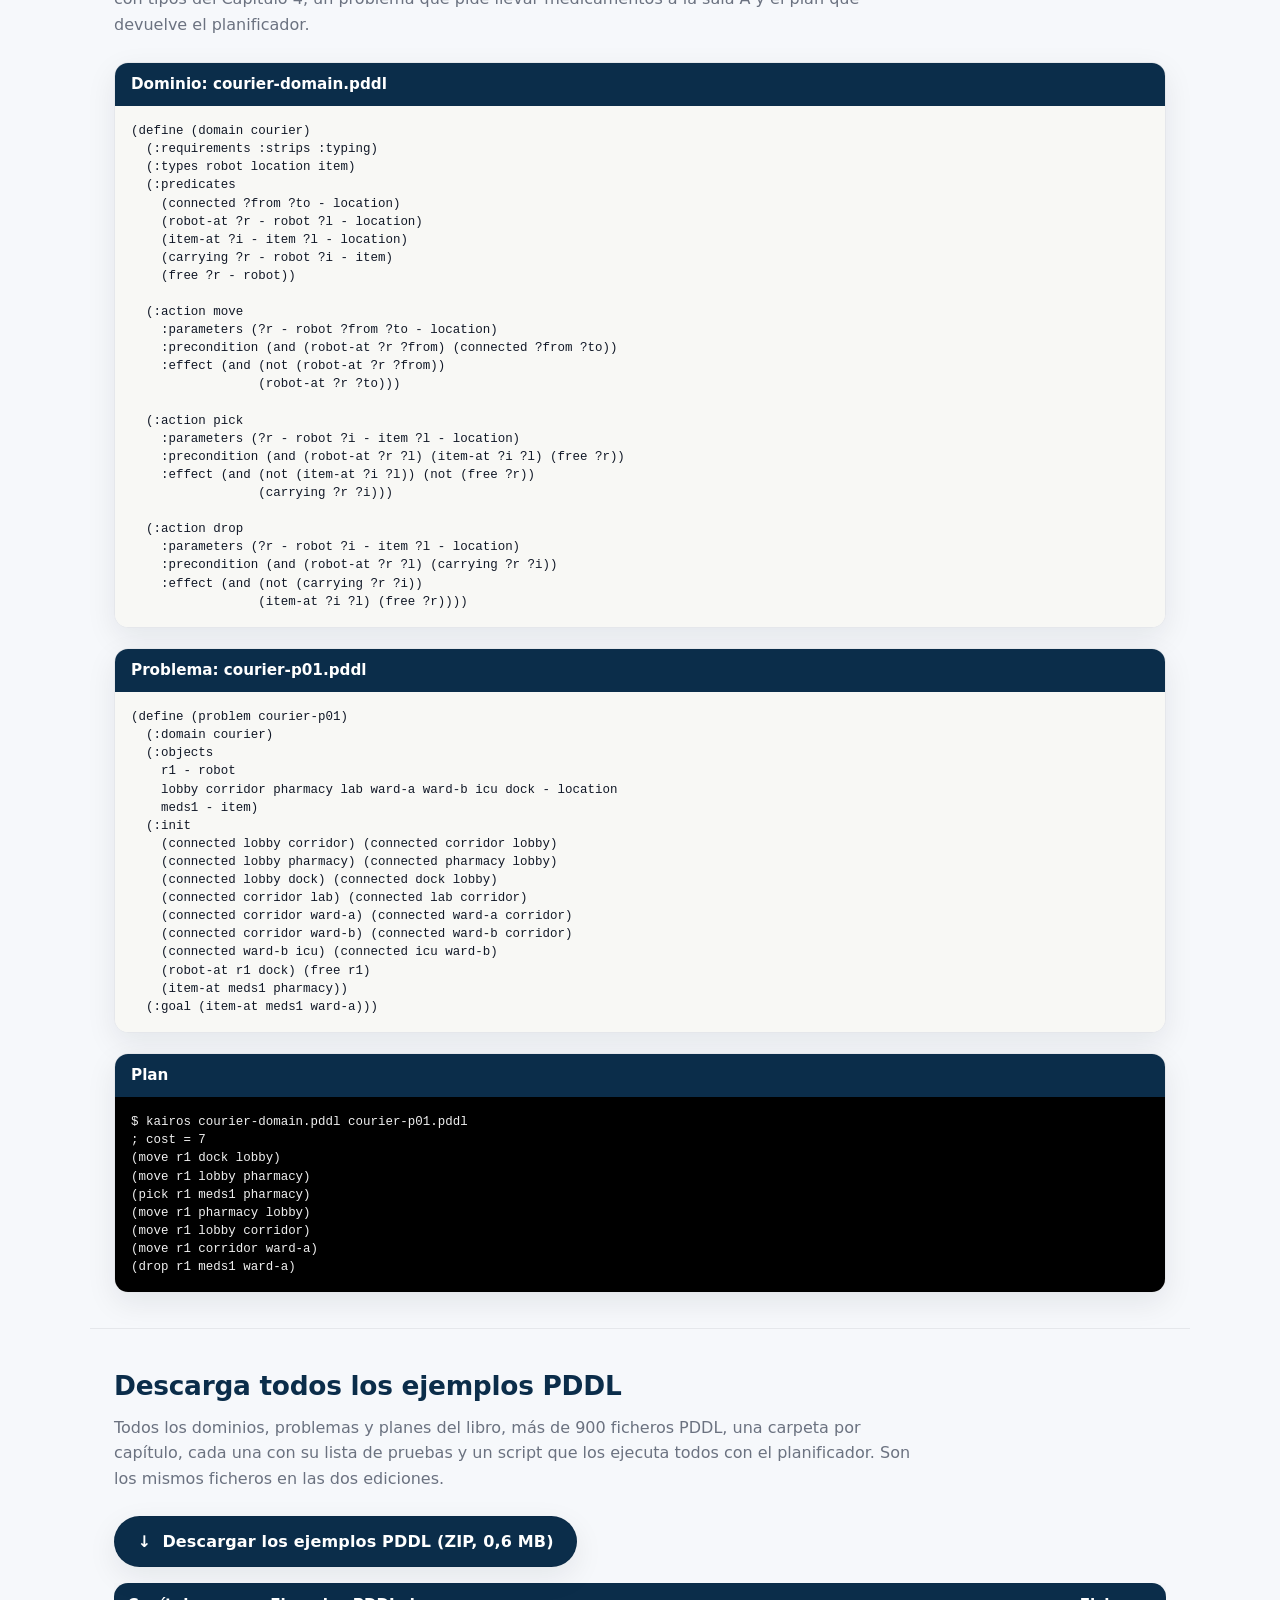
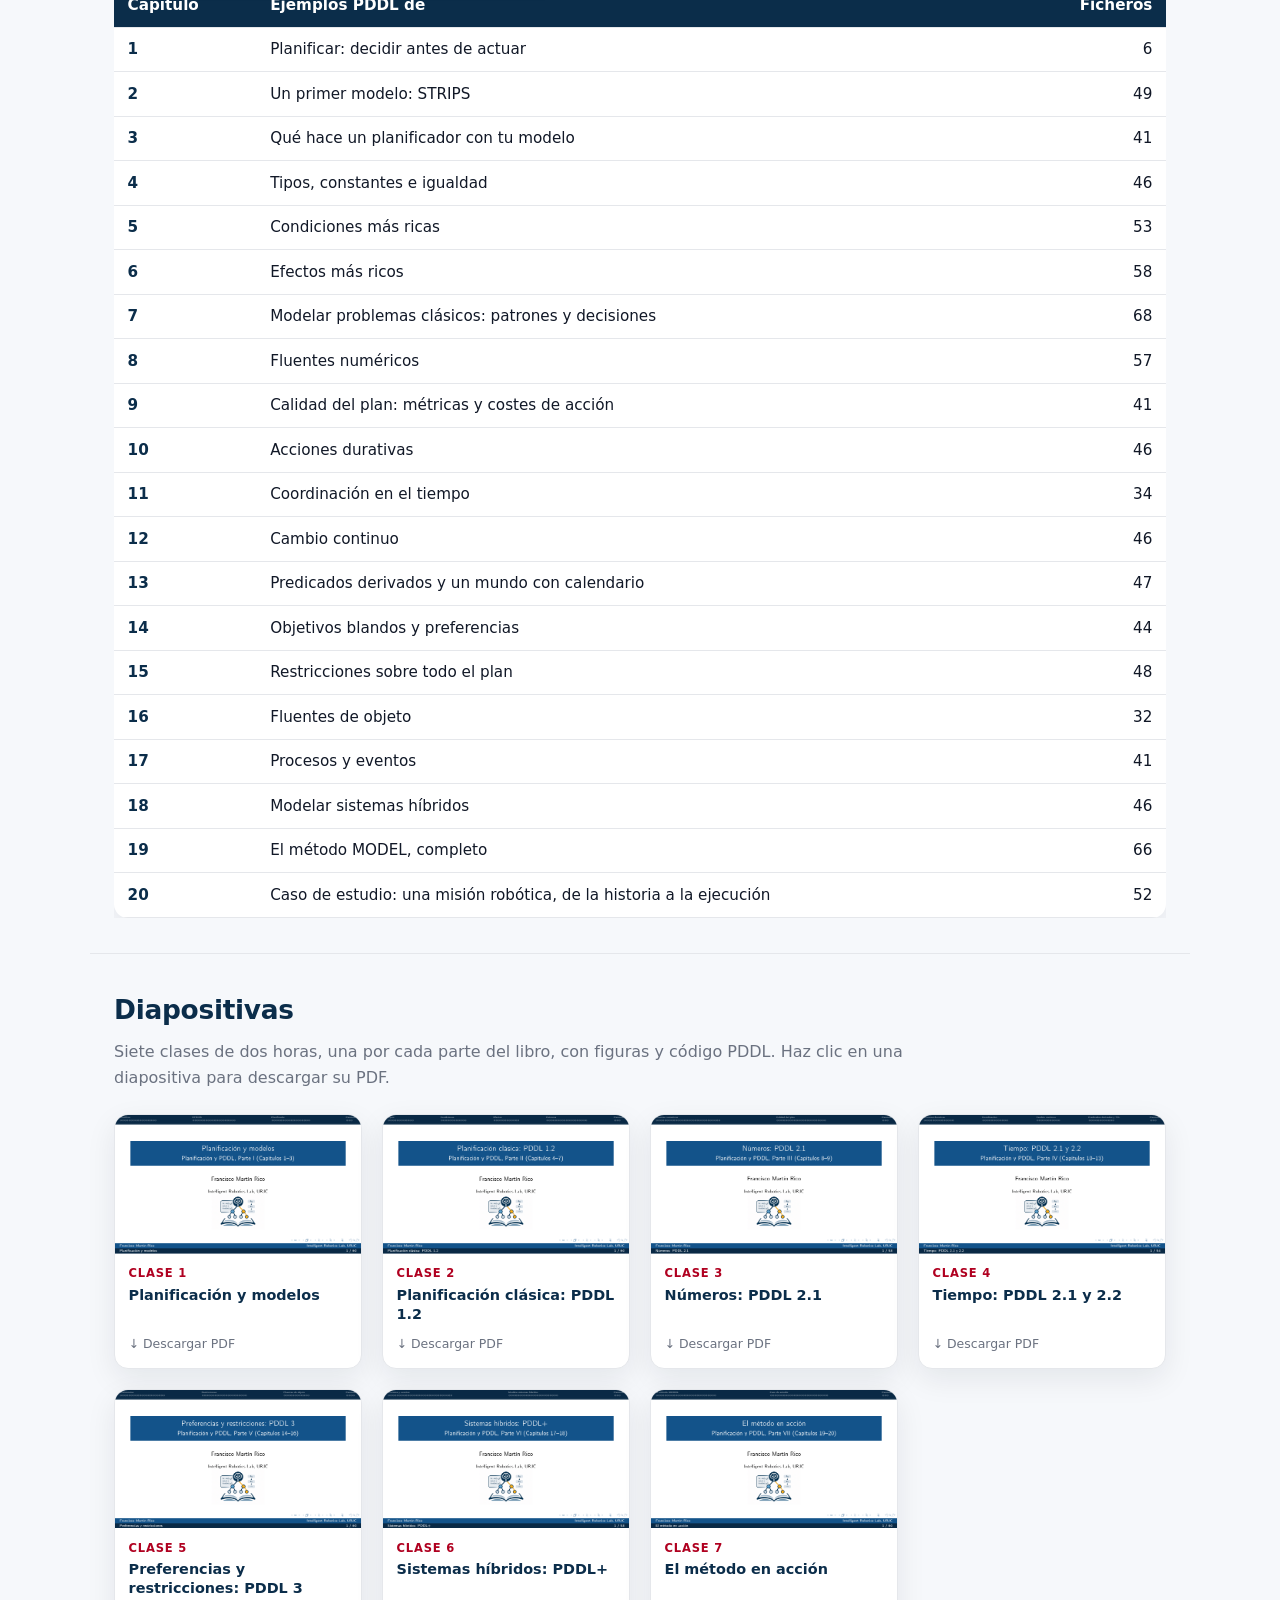
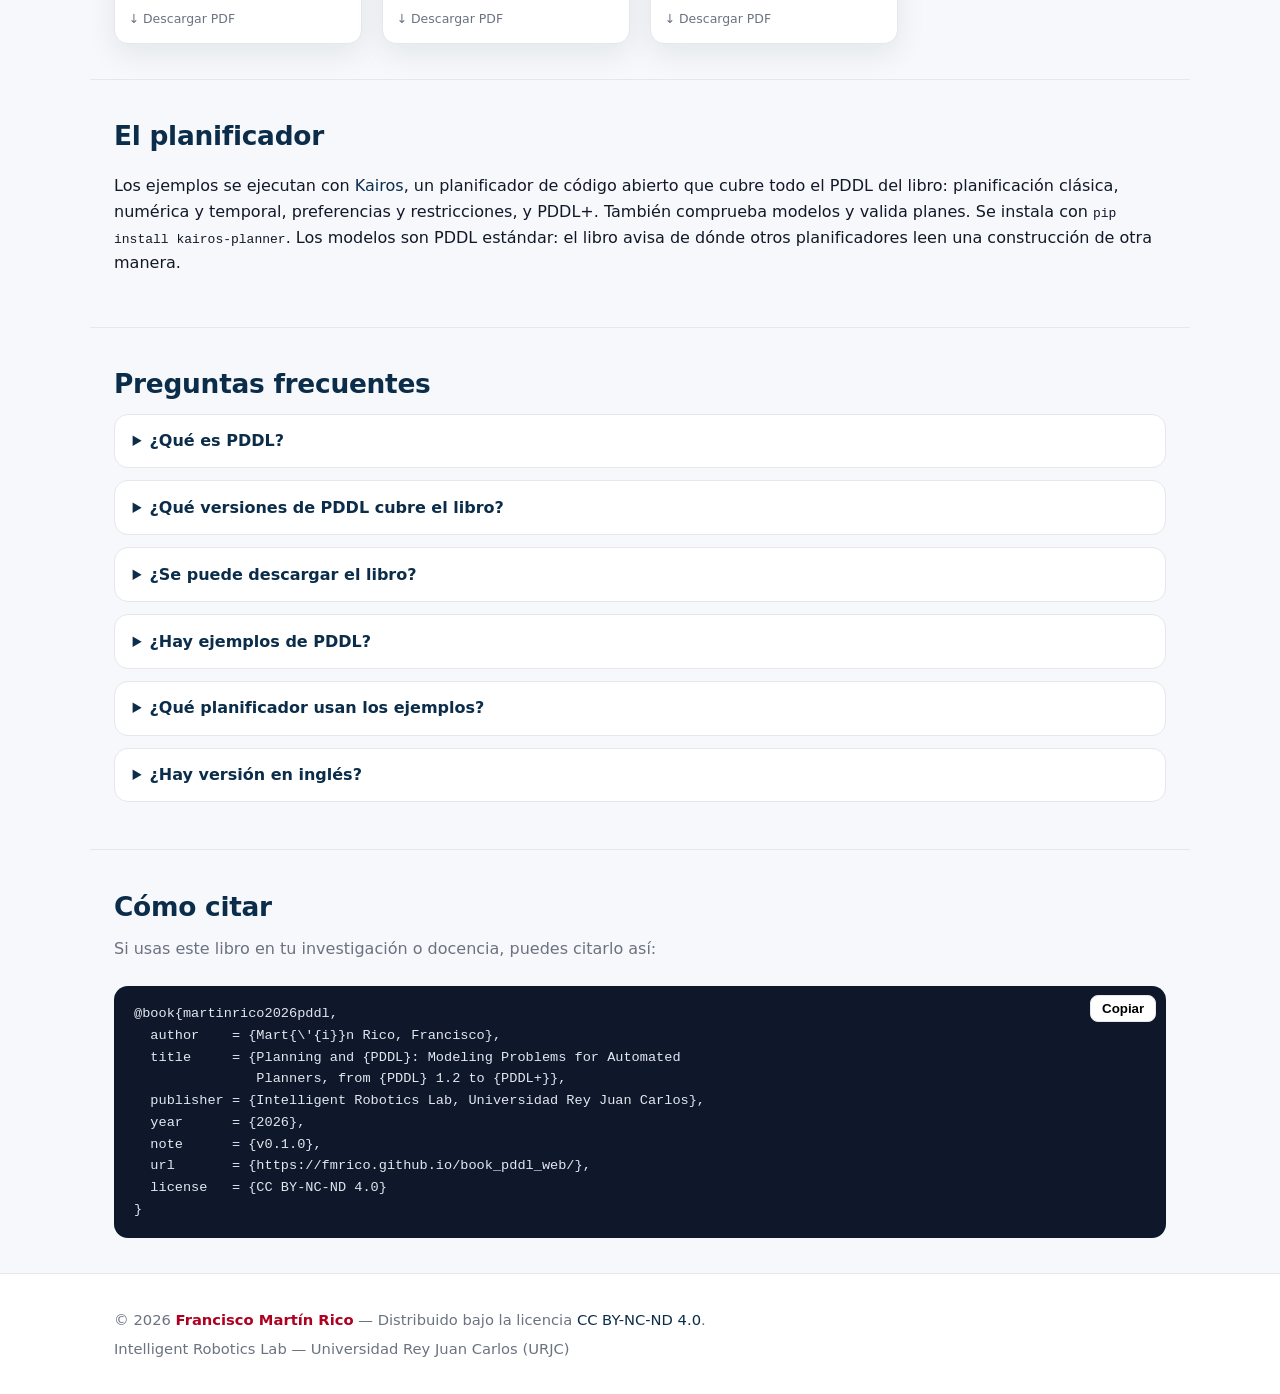
<file: es/index.html>
<!DOCTYPE html>
<html lang="es">
<head>
  <meta charset="utf-8" />
  <meta name="viewport" content="width=device-width, initial-scale=1" />
  <title>Planificación y PDDL — Libro de PDDL: tutorial, documentación y ejemplos</title>
  <meta name="description" content="Planificación y PDDL es un libro universitario sobre el lenguaje PDDL (Planning Domain Definition Language): PDDL 1.2, 2.1, 2.2, 3.0, 3.1 y PDDL+, con cientos de ejemplos PDDL probados, un método de modelado, ejercicios resueltos y diapositivas. PDF en español y en inglés." />
  <meta name="keywords" content="PDDL, libro PDDL, tutorial PDDL, ejemplos PDDL, PDDL ejemplos, documentación PDDL, dominio PDDL, problema PDDL, planificación automática, planificación en IA, inteligencia artificial, STRIPS, PDDL 2.1, PDDL 2.2, PDDL 3, PDDL 3.1, PDDL+, planificación temporal, planificación numérica, acciones durativas, preferencias, procesos y eventos, planificador Kairos, PlanSys2, diapositivas" />
  <meta name="author" content="Francisco Martín Rico" />
  <meta name="robots" content="index, follow, max-image-preview:large" />
  <meta name="theme-color" content="#0b2d4a" />

  <link rel="canonical" href="https://fmrico.github.io/book_pddl_web/es/" />
  <link rel="alternate" hreflang="en" href="https://fmrico.github.io/book_pddl_web/" />
  <link rel="alternate" hreflang="es" href="https://fmrico.github.io/book_pddl_web/es/" />
  <link rel="alternate" hreflang="x-default" href="https://fmrico.github.io/book_pddl_web/" />
  <link rel="icon" type="image/png" sizes="32x32" href="../img/favicon-32.png" />
  <link rel="apple-touch-icon" href="../img/favicon-180.png" />

  <meta property="og:type" content="book" />
  <meta property="og:site_name" content="Planning and PDDL" />
  <meta property="og:locale" content="es_ES" />
  <meta property="og:locale:alternate" content="en_US" />
  <meta property="og:title" content="Planificación y PDDL — Libro de PDDL: tutorial, documentación y ejemplos" />
  <meta property="og:description" content="Planificación y PDDL es un libro universitario sobre el lenguaje PDDL (Planning Domain Definition Language): PDDL 1.2, 2.1, 2.2, 3.0, 3.1 y PDDL+, con cientos de ejemplos PDDL probados, un método de modelado, ejercicios resueltos y diapositivas. PDF en español y en inglés." />
  <meta property="og:url" content="https://fmrico.github.io/book_pddl_web/es/" />
  <meta property="og:image" content="https://fmrico.github.io/book_pddl_web/img/social-card.png" />
  <meta property="og:image:width" content="1200" />
  <meta property="og:image:height" content="630" />
  <meta property="og:image:alt" content="Portada del libro Planificación y PDDL" />
  <meta property="book:author" content="Francisco Martín Rico" />
  <meta property="book:release_date" content="2026" />
  <meta property="book:tag" content="PDDL" />

  <meta name="twitter:card" content="summary_large_image" />
  <meta name="twitter:title" content="Planificación y PDDL — Libro de PDDL: tutorial, documentación y ejemplos" />
  <meta name="twitter:description" content="Planificación y PDDL es un libro universitario sobre el lenguaje PDDL (Planning Domain Definition Language): PDDL 1.2, 2.1, 2.2, 3.0, 3.1 y PDDL+, con cientos de ejemplos PDDL probados, un método de modelado, ejercicios resueltos y diapositivas. PDF en español y en inglés." />
  <meta name="twitter:image" content="https://fmrico.github.io/book_pddl_web/img/social-card.png" />

  <script type="application/ld+json">
{
  "@context": "https://schema.org",
  "@graph": [
    {
      "@type": "WebSite",
      "@id": "https://fmrico.github.io/book_pddl_web/#website",
      "url": "https://fmrico.github.io/book_pddl_web/",
      "name": "Planning and PDDL",
      "alternateName": [
        "PDDL book",
        "Planificación y PDDL"
      ],
      "inLanguage": [
        "en",
        "es"
      ]
    },
    {
      "@type": "Book",
      "@id": "https://fmrico.github.io/book_pddl_web/es/#book",
      "name": "Planificación y PDDL",
      "alternateName": "Libro de PDDL",
      "headline": "Modelar problemas para planificadores automáticos, de PDDL 1.2 a PDDL+",
      "url": "https://fmrico.github.io/book_pddl_web/es/",
      "image": "https://fmrico.github.io/book_pddl_web/img/es/planificacion-y-pddl-portada.png",
      "description": "Planificación y PDDL es un libro universitario sobre el lenguaje PDDL (Planning Domain Definition Language): PDDL 1.2, 2.1, 2.2, 3.0, 3.1 y PDDL+, con cientos de ejemplos PDDL probados, un método de modelado, ejercicios resueltos y diapositivas. PDF en español y en inglés.",
      "inLanguage": "es",
      "bookFormat": "https://schema.org/EBook",
      "numberOfPages": 658,
      "version": "0.1.0",
      "datePublished": "2026",
      "dateModified": "2026-11-21",
      "isAccessibleForFree": true,
      "license": "https://creativecommons.org/licenses/by-nc-nd/4.0/",
      "encodingFormat": "application/pdf",
      "keywords": "PDDL, libro PDDL, tutorial PDDL, ejemplos PDDL, PDDL ejemplos, documentación PDDL, dominio PDDL, problema PDDL, planificación automática, planificación en IA, inteligencia artificial, STRIPS, PDDL 2.1, PDDL 2.2, PDDL 3, PDDL 3.1, PDDL+, planificación temporal, planificación numérica, acciones durativas, preferencias, procesos y eventos, planificador Kairos, PlanSys2, diapositivas",
      "author": {
        "@type": "Person",
        "name": "Francisco Martín Rico",
        "url": "https://servicios.urjc.es/pdi/ver/francisco.rico",
        "affiliation": {
          "@type": "Organization",
          "name": "Universidad Rey Juan Carlos"
        }
      },
      "publisher": {
        "@type": "Organization",
        "name": "Intelligent Robotics Lab",
        "url": "https://intelligentroboticslab.gsyc.urjc.es/"
      },
      "about": [
        {
          "@type": "Thing",
          "name": "PDDL"
        },
        {
          "@type": "Thing",
          "name": "Planning Domain Definition Language"
        },
        {
          "@type": "Thing",
          "name": "Automated planning"
        },
        {
          "@type": "Thing",
          "name": "Artificial intelligence"
        },
        {
          "@type": "Thing",
          "name": "PDDL+"
        }
      ],
      "translationOfWork": {
        "@id": "https://fmrico.github.io/book_pddl_web/#book"
      }
    },
    {
      "@type": "FAQPage",
      "@id": "https://fmrico.github.io/book_pddl_web/es/#faq",
      "inLanguage": "es",
      "mainEntity": [
        {
          "@type": "Question",
          "name": "¿Qué es PDDL?",
          "acceptedAnswer": {
            "@type": "Answer",
            "text": "PDDL, el Planning Domain Definition Language, es el lenguaje estándar para describir problemas de planificación: un dominio con tipos, predicados y acciones, y un problema con objetos, un estado inicial y un objetivo. Los planificadores leen PDDL y devuelven planes."
          }
        },
        {
          "@type": "Question",
          "name": "¿Qué versiones de PDDL cubre el libro?",
          "acceptedAnswer": {
            "@type": "Answer",
            "text": "Todas: PDDL 1.2 (STRIPS, tipos, ADL), PDDL 2.1 (fluentes numéricos, métricas, acciones durativas), PDDL 2.2 (predicados derivados, literales iniciales temporizados), PDDL 3.0 (preferencias y restricciones de trayectoria), PDDL 3.1 (fluentes de objeto, costes de acción) y PDDL+ (procesos y eventos)."
          }
        },
        {
          "@type": "Question",
          "name": "¿Se puede descargar el libro?",
          "acceptedAnswer": {
            "@type": "Answer",
            "text": "Sí. El PDF del libro y las diapositivas se pueden descargar desde esta página y compartir bajo la licencia CC BY-NC-ND 4.0."
          }
        },
        {
          "@type": "Question",
          "name": "¿Hay ejemplos de PDDL?",
          "acceptedAnswer": {
            "@type": "Answer",
            "text": "Sí, más de 900 ficheros PDDL, que se descargan en un ZIP desde esta página. Cada dominio y cada problema del libro es un fichero probado, y cada plan mostrado lo ha obtenido y validado el planificador Kairos. Cada capítulo tiene ejercicios con soluciones."
          }
        },
        {
          "@type": "Question",
          "name": "¿Qué planificador usan los ejemplos?",
          "acceptedAnswer": {
            "@type": "Answer",
            "text": "Kairos, un planificador de código abierto que admite todo PDDL hasta PDDL+. Los modelos son PDDL estándar y funcionan con otros planificadores en la medida en que admitan las características usadas."
          }
        },
        {
          "@type": "Question",
          "name": "¿Hay versión en inglés?",
          "acceptedAnswer": {
            "@type": "Answer",
            "text": "Sí: Planning and PDDL es la edición original, con sus diapositivas, en la página en inglés de este sitio."
          }
        }
      ]
    }
  ]
}
  </script>

  <link rel="stylesheet" href="../styles.css" />
</head>
<body>

<header>
  <div class="header-inner">
    <div class="header-brand">
      <img src="../img/logo_book.png" alt="Planificación y PDDL" width="96" height="64" />
      <div>
        <div class="header-title">Planificación y PDDL</div>
        <div class="header-subtitle">Un libro de PDDL · Intelligent Robotics Lab · URJC</div>
      </div>
    </div>
    <a class="lang-switch" href="../" hreflang="en" lang="en">
      Read in English <span class="lang-current">· Español</span>
    </a>
  </div>
</header>

<main>

  <div class="hero">
    <div class="book-cover-wrapper">
      <a class="book-cover-link" href="../pdf/es/planificacion-y-pddl-libro.pdf" download="planificacion-y-pddl-libro.pdf">
        <img src="../img/es/planificacion-y-pddl-portada.png" alt="Portada del libro Planificación y PDDL" width="600" height="849" />
      </a>
      <p class="book-cover-hint">&#8595; Haz clic en la portada para descargar el PDF</p>
    </div>

    <div class="hero-info">
      <h1>Planificación y PDDL</h1>
      <p class="subtitle">Modelar problemas para planificadores automáticos, de PDDL 1.2 a PDDL+</p>
      <dl class="book-meta">
        <dt>Autor</dt>
        <dd><a class="author-link" href="https://servicios.urjc.es/pdi/ver/francisco.rico" target="_blank" rel="noopener">Francisco Martín Rico</a></dd>
        <dt>Versión</dt>
        <dd>v0.1.0</dd>
        <dt>Editorial</dt>
        <dd>Intelligent Robotics Lab, URJC</dd>
        <dt>Idioma</dt>
        <dd>Español (también en <a href="../">inglés</a>)</dd>
        <dt>Páginas</dt>
        <dd>658</dd>
        <dt>Licencia</dt>
        <dd><a href="https://creativecommons.org/licenses/by-nc-nd/4.0/" target="_blank" rel="noopener">CC BY-NC-ND 4.0</a></dd>
      </dl>
      <p class="hero-desc">Un planificador recibe la descripción de una situación, de lo que se puede hacer en ella y de lo que se quiere conseguir, y responde con una secuencia de acciones que lleva de lo uno a lo otro. La descripción se escribe en <strong>PDDL</strong>, el Planning Domain Definition Language. Este libro enseña el lenguaje completo, de PDDL&nbsp;1.2 a PDDL+, y sobre todo a <strong>modelar</strong>: cómo pasar de una situación descrita con palabras a un modelo PDDL que un planificador resuelva bien, y cómo elegir entre las alternativas. Cada dominio y cada problema del libro es un fichero probado, y cada plan mostrado lo ha obtenido y validado un planificador.</p>
      <div class="hero-actions">
        <a class="button" href="../pdf/es/planificacion-y-pddl-libro.pdf" download="planificacion-y-pddl-libro.pdf">&#8595;&nbsp; Descargar el libro (PDF)</a>
        <a class="button button-examples" href="../downloads/planning-and-pddl-examples.zip" download>&#8595;&nbsp; Ejemplos PDDL (ZIP)</a>
        <a class="button button-secondary" href="#slides">Diapositivas</a>
      </div>
    </div>
  </div>

  <section id="what-is-pddl">
    <h2>¿Qué es PDDL?</h2>
    <p>PDDL (Planning Domain Definition Language) es el lenguaje estándar de la planificación automática. Un modelo PDDL tiene dos partes: un <strong>dominio</strong>, con los tipos de objetos, los predicados que describen un estado y las acciones con sus precondiciones y efectos; y un <strong>problema</strong>, con los objetos, el estado inicial y el objetivo. Un planificador lee ambos y devuelve un plan. PDDL nació en 1998 como lenguaje común de la primera Competición Internacional de Planificación (IPC), y desde entonces ha crecido con números, tiempo, preferencias y cambio continuo.</p>
  </section>

  <section id="versions">
    <h2>Todas las versiones de PDDL, de 1.2 a PDDL+</h2>
    <p class="section-intro">El libro recorre el lenguaje completo en el orden en que creció, desde el modelo más sencillo que un planificador puede resolver hasta los sistemas híbridos.</p>
    <div class="table-wrap">
      <table class="versions">
        <thead><tr><th>Versión</th><th>Año</th><th>Qué añade</th><th>Capítulos</th></tr></thead>
        <tbody>
          <tr><td>PDDL 1.2</td><td>1998</td><td>Acciones con precondiciones y efectos; tipos; negación, disyunción y cuantificadores; efectos condicionales</td><td>2–7</td></tr>
          <tr><td>PDDL 2.1</td><td>2002</td><td>Fluentes numéricos; métricas de calidad del plan; acciones durativas; cambio continuo</td><td>8–12</td></tr>
          <tr><td>PDDL 2.2</td><td>2004</td><td>Predicados derivados; literales iniciales temporizados</td><td>13</td></tr>
          <tr><td>PDDL 3.0</td><td>2006</td><td>Preferencias (objetivos blandos); restricciones sobre todo el plan</td><td>14–15</td></tr>
          <tr><td>PDDL 3.1</td><td>2008</td><td>Fluentes de objeto; costes de acción</td><td>9, 16</td></tr>
          <tr><td>PDDL+</td><td>2006</td><td>Procesos y eventos: un mundo que cambia por sí solo</td><td>17–18</td></tr>
        </tbody>
      </table>
    </div>
  </section>

  <section id="method">
    <h2>El método MODEL</h2>
    <p class="section-intro">El libro construye un método de modelado capítulo a capítulo. Cada característica nueva del lenguaje añade preguntas que hacerle a un problema, formas de codificarlo y formas de equivocarse. Las alternativas se comparan con cinco criterios: fidelidad, tamaño, guía, claridad y portabilidad.</p>
    <ol class="method-steps">
      <li class="card"><span class="letter">M</span><strong>Mapear la situación</strong><p>Cuál es el problema, quién actúa, qué cuenta como resuelto.</p></li>
      <li class="card"><span class="letter">O</span><strong>Objetos y estado</strong><p>Qué cosas existen y qué debe saber de ellas el planificador.</p></li>
      <li class="card"><span class="letter">D</span><strong>Dinámica</strong><p>Qué se puede hacer o puede ocurrir, cuándo, y qué cambia.</p></li>
      <li class="card"><span class="letter">E</span><strong>Ensayar el modelo</strong><p>Ejecutarlo con un planificador: problemas triviales, típicos, imposibles y tramposos.</p></li>
      <li class="card"><span class="letter">L</span><strong>Lectura crítica</strong><p>Qué otra codificación serviría, y cuál es mejor aquí.</p></li>
    </ol>
  </section>

  <section id="contents">
    <h2>Contenido</h2>
    <p class="section-intro">Veinte capítulos en siete partes, para una asignatura universitaria cuatrimestral de planificación automática. Cada capítulo termina con ejercicios; las soluciones están en un apéndice.</p>
    <div class="parts-grid">
      <div class="card">
        <h3>Parte I — Planificación y modelos</h3>
        <ul>
          <li>1. Planificar: decidir antes de actuar</li>
          <li>2. Un primer modelo: STRIPS</li>
          <li>3. Qué hace un planificador con tu modelo</li>
        </ul>
      </div>
      <div class="card">
        <h3>Parte II — Planificación clásica: PDDL 1.2</h3>
        <ul>
          <li>4. Tipos, constantes e igualdad</li>
          <li>5. Condiciones más ricas</li>
          <li>6. Efectos más ricos</li>
          <li>7. Modelar problemas clásicos: patrones y decisiones</li>
        </ul>
      </div>
      <div class="card">
        <h3>Parte III — Números: PDDL 2.1</h3>
        <ul>
          <li>8. Fluentes numéricos</li>
          <li>9. Calidad del plan: métricas y costes de acción</li>
        </ul>
      </div>
      <div class="card">
        <h3>Parte IV — Tiempo: PDDL 2.1 y 2.2</h3>
        <ul>
          <li>10. Acciones durativas</li>
          <li>11. Coordinación en el tiempo</li>
          <li>12. Cambio continuo</li>
          <li>13. Predicados derivados y un mundo con calendario</li>
        </ul>
      </div>
      <div class="card">
        <h3>Parte V — Preferencias y restricciones: PDDL 3</h3>
        <ul>
          <li>14. Objetivos blandos y preferencias</li>
          <li>15. Restricciones sobre todo el plan</li>
          <li>16. Fluentes de objeto</li>
        </ul>
      </div>
      <div class="card">
        <h3>Parte VI — Sistemas híbridos: PDDL+</h3>
        <ul>
          <li>17. Procesos y eventos</li>
          <li>18. Modelar sistemas híbridos</li>
        </ul>
      </div>
      <div class="card">
        <h3>Parte VII — El método en acción</h3>
        <ul>
          <li>19. El método MODEL, completo</li>
          <li>20. Caso de estudio: una misión robótica, de la historia a la ejecución</li>
        </ul>
      </div>
      <div class="card">
        <h3>Apéndices</h3>
        <ul>
          <li>A. Kairos, el planificador de los ejemplos</li>
          <li>B. Referencia rápida de PDDL</li>
          <li>C. Soluciones a los ejercicios</li>
        </ul>
      </div>
    </div>
  </section>

  <section id="example">
    <h2>Un ejemplo de PDDL</h2>
    <p class="section-intro">El ejemplo conductor del libro: un robot mensajero en una planta de hospital. Es el dominio STRIPS con tipos del Capítulo 4, un problema que pide llevar medicamentos a la sala A y el plan que devuelve el planificador.</p>
    <div class="code-grid">
      <div class="card code-block wide">
        <h3>Dominio: courier-domain.pddl</h3>
        <pre><code class="language-pddl">(define (domain courier)
  (:requirements :strips :typing)
  (:types robot location item)
  (:predicates
    (connected ?from ?to - location)
    (robot-at ?r - robot ?l - location)
    (item-at ?i - item ?l - location)
    (carrying ?r - robot ?i - item)
    (free ?r - robot))

  (:action move
    :parameters (?r - robot ?from ?to - location)
    :precondition (and (robot-at ?r ?from) (connected ?from ?to))
    :effect (and (not (robot-at ?r ?from))
                 (robot-at ?r ?to)))

  (:action pick
    :parameters (?r - robot ?i - item ?l - location)
    :precondition (and (robot-at ?r ?l) (item-at ?i ?l) (free ?r))
    :effect (and (not (item-at ?i ?l)) (not (free ?r))
                 (carrying ?r ?i)))

  (:action drop
    :parameters (?r - robot ?i - item ?l - location)
    :precondition (and (robot-at ?r ?l) (carrying ?r ?i))
    :effect (and (not (carrying ?r ?i))
                 (item-at ?i ?l) (free ?r))))</code></pre>
      </div>
      <div class="card code-block wide">
        <h3>Problema: courier-p01.pddl</h3>
        <pre><code class="language-pddl">(define (problem courier-p01)
  (:domain courier)
  (:objects
    r1 - robot
    lobby corridor pharmacy lab ward-a ward-b icu dock - location
    meds1 - item)
  (:init
    (connected lobby corridor) (connected corridor lobby)
    (connected lobby pharmacy) (connected pharmacy lobby)
    (connected lobby dock) (connected dock lobby)
    (connected corridor lab) (connected lab corridor)
    (connected corridor ward-a) (connected ward-a corridor)
    (connected corridor ward-b) (connected ward-b corridor)
    (connected ward-b icu) (connected icu ward-b)
    (robot-at r1 dock) (free r1)
    (item-at meds1 pharmacy))
  (:goal (item-at meds1 ward-a)))</code></pre>
      </div>
      <div class="card code-block wide">
        <h3>Plan</h3>
        <pre class="terminal"><code>$ kairos courier-domain.pddl courier-p01.pddl
; cost = 7
(move r1 dock lobby)
(move r1 lobby pharmacy)
(pick r1 meds1 pharmacy)
(move r1 pharmacy lobby)
(move r1 lobby corridor)
(move r1 corridor ward-a)
(drop r1 meds1 ward-a)</code></pre>
      </div>
    </div>
  </section>

  <section id="examples">
    <h2>Descarga todos los ejemplos PDDL</h2>
    <p class="section-intro">Todos los dominios, problemas y planes del libro, más de 900 ficheros PDDL, una carpeta por capítulo, cada una con su lista de pruebas y un script que los ejecuta todos con el planificador. Son los mismos ficheros en las dos ediciones.</p>
    <p><a class="button button-examples" href="../downloads/planning-and-pddl-examples.zip" download>&#8595;&nbsp; Descargar los ejemplos PDDL (ZIP, 0,6&nbsp;MB)</a></p>
    <div class="table-wrap">
      <table class="versions examples-table">
        <thead><tr><th>Capítulo</th><th>Ejemplos PDDL de</th><th>Ficheros</th></tr></thead>
        <tbody>
          <tr><td>1</td><td>Planificar: decidir antes de actuar</td><td>6</td></tr>
          <tr><td>2</td><td>Un primer modelo: STRIPS</td><td>49</td></tr>
          <tr><td>3</td><td>Qué hace un planificador con tu modelo</td><td>41</td></tr>
          <tr><td>4</td><td>Tipos, constantes e igualdad</td><td>46</td></tr>
          <tr><td>5</td><td>Condiciones más ricas</td><td>53</td></tr>
          <tr><td>6</td><td>Efectos más ricos</td><td>58</td></tr>
          <tr><td>7</td><td>Modelar problemas clásicos: patrones y decisiones</td><td>68</td></tr>
          <tr><td>8</td><td>Fluentes numéricos</td><td>57</td></tr>
          <tr><td>9</td><td>Calidad del plan: métricas y costes de acción</td><td>41</td></tr>
          <tr><td>10</td><td>Acciones durativas</td><td>46</td></tr>
          <tr><td>11</td><td>Coordinación en el tiempo</td><td>34</td></tr>
          <tr><td>12</td><td>Cambio continuo</td><td>46</td></tr>
          <tr><td>13</td><td>Predicados derivados y un mundo con calendario</td><td>47</td></tr>
          <tr><td>14</td><td>Objetivos blandos y preferencias</td><td>44</td></tr>
          <tr><td>15</td><td>Restricciones sobre todo el plan</td><td>48</td></tr>
          <tr><td>16</td><td>Fluentes de objeto</td><td>32</td></tr>
          <tr><td>17</td><td>Procesos y eventos</td><td>41</td></tr>
          <tr><td>18</td><td>Modelar sistemas híbridos</td><td>46</td></tr>
          <tr><td>19</td><td>El método MODEL, completo</td><td>66</td></tr>
          <tr><td>20</td><td>Caso de estudio: una misión robótica, de la historia a la ejecución</td><td>52</td></tr>
        </tbody>
      </table>
    </div>
  </section>

  <section id="slides">
    <h2>Diapositivas</h2>
    <p class="section-intro">Siete clases de dos horas, una por cada parte del libro, con figuras y código PDDL. Haz clic en una diapositiva para descargar su PDF.</p>
    <div class="slides-grid">
      <div class="slide-card">
        <a href="../pdf/es/slides/pddl-diapositivas-parte1.pdf" download="pddl-diapositivas-parte1.pdf">
          <img class="slide-thumbnail" src="../img/es/slides/pddl-diapositivas-parte1.png" alt="Primera diapositiva de la clase 1 del curso de PDDL: Planificación y modelos" loading="lazy" width="640" height="361" />
          <div class="slide-info">
            <span class="slide-label">Clase 1</span>
            <p class="slide-title">Planificación y modelos</p>
            <span class="slide-dl">&#8595; Descargar PDF</span>
          </div>
        </a>
      </div>
      <div class="slide-card">
        <a href="../pdf/es/slides/pddl-diapositivas-parte2.pdf" download="pddl-diapositivas-parte2.pdf">
          <img class="slide-thumbnail" src="../img/es/slides/pddl-diapositivas-parte2.png" alt="Primera diapositiva de la clase 2 del curso de PDDL: Planificación clásica: PDDL 1.2" loading="lazy" width="640" height="361" />
          <div class="slide-info">
            <span class="slide-label">Clase 2</span>
            <p class="slide-title">Planificación clásica: PDDL 1.2</p>
            <span class="slide-dl">&#8595; Descargar PDF</span>
          </div>
        </a>
      </div>
      <div class="slide-card">
        <a href="../pdf/es/slides/pddl-diapositivas-parte3.pdf" download="pddl-diapositivas-parte3.pdf">
          <img class="slide-thumbnail" src="../img/es/slides/pddl-diapositivas-parte3.png" alt="Primera diapositiva de la clase 3 del curso de PDDL: Números: PDDL 2.1" loading="lazy" width="640" height="361" />
          <div class="slide-info">
            <span class="slide-label">Clase 3</span>
            <p class="slide-title">Números: PDDL 2.1</p>
            <span class="slide-dl">&#8595; Descargar PDF</span>
          </div>
        </a>
      </div>
      <div class="slide-card">
        <a href="../pdf/es/slides/pddl-diapositivas-parte4.pdf" download="pddl-diapositivas-parte4.pdf">
          <img class="slide-thumbnail" src="../img/es/slides/pddl-diapositivas-parte4.png" alt="Primera diapositiva de la clase 4 del curso de PDDL: Tiempo: PDDL 2.1 y 2.2" loading="lazy" width="640" height="361" />
          <div class="slide-info">
            <span class="slide-label">Clase 4</span>
            <p class="slide-title">Tiempo: PDDL 2.1 y 2.2</p>
            <span class="slide-dl">&#8595; Descargar PDF</span>
          </div>
        </a>
      </div>
      <div class="slide-card">
        <a href="../pdf/es/slides/pddl-diapositivas-parte5.pdf" download="pddl-diapositivas-parte5.pdf">
          <img class="slide-thumbnail" src="../img/es/slides/pddl-diapositivas-parte5.png" alt="Primera diapositiva de la clase 5 del curso de PDDL: Preferencias y restricciones: PDDL 3" loading="lazy" width="640" height="361" />
          <div class="slide-info">
            <span class="slide-label">Clase 5</span>
            <p class="slide-title">Preferencias y restricciones: PDDL 3</p>
            <span class="slide-dl">&#8595; Descargar PDF</span>
          </div>
        </a>
      </div>
      <div class="slide-card">
        <a href="../pdf/es/slides/pddl-diapositivas-parte6.pdf" download="pddl-diapositivas-parte6.pdf">
          <img class="slide-thumbnail" src="../img/es/slides/pddl-diapositivas-parte6.png" alt="Primera diapositiva de la clase 6 del curso de PDDL: Sistemas híbridos: PDDL+" loading="lazy" width="640" height="361" />
          <div class="slide-info">
            <span class="slide-label">Clase 6</span>
            <p class="slide-title">Sistemas híbridos: PDDL+</p>
            <span class="slide-dl">&#8595; Descargar PDF</span>
          </div>
        </a>
      </div>
      <div class="slide-card">
        <a href="../pdf/es/slides/pddl-diapositivas-parte7.pdf" download="pddl-diapositivas-parte7.pdf">
          <img class="slide-thumbnail" src="../img/es/slides/pddl-diapositivas-parte7.png" alt="Primera diapositiva de la clase 7 del curso de PDDL: El método en acción" loading="lazy" width="640" height="361" />
          <div class="slide-info">
            <span class="slide-label">Clase 7</span>
            <p class="slide-title">El método en acción</p>
            <span class="slide-dl">&#8595; Descargar PDF</span>
          </div>
        </a>
      </div>
    </div>
  </section>

  <section id="planner">
    <h2>El planificador</h2>
    <p>Los ejemplos se ejecutan con <a href="https://github.com/PlanSys2/kairos" target="_blank" rel="noopener">Kairos</a>, un planificador de código abierto que cubre todo el PDDL del libro: planificación clásica, numérica y temporal, preferencias y restricciones, y PDDL+. También comprueba modelos y valida planes. Se instala con <code>pip install kairos-planner</code>. Los modelos son PDDL estándar: el libro avisa de dónde otros planificadores leen una construcción de otra manera.</p>
  </section>

  <section id="faq" class="faq">
    <h2>Preguntas frecuentes</h2>
    <details>
      <summary>¿Qué es PDDL?</summary>
      <p>PDDL, el Planning Domain Definition Language, es el lenguaje estándar para describir problemas de planificación: un dominio con tipos, predicados y acciones, y un problema con objetos, un estado inicial y un objetivo. Los planificadores leen PDDL y devuelven planes.</p>
    </details>
    <details>
      <summary>¿Qué versiones de PDDL cubre el libro?</summary>
      <p>Todas: PDDL 1.2 (STRIPS, tipos, ADL), PDDL 2.1 (fluentes numéricos, métricas, acciones durativas), PDDL 2.2 (predicados derivados, literales iniciales temporizados), PDDL 3.0 (preferencias y restricciones de trayectoria), PDDL 3.1 (fluentes de objeto, costes de acción) y PDDL+ (procesos y eventos).</p>
    </details>
    <details>
      <summary>¿Se puede descargar el libro?</summary>
      <p>Sí. El PDF del libro y las diapositivas se pueden descargar desde esta página y compartir bajo la licencia CC BY-NC-ND 4.0.</p>
    </details>
    <details>
      <summary>¿Hay ejemplos de PDDL?</summary>
      <p>Sí, más de 900 ficheros PDDL, que se descargan en un ZIP desde esta página. Cada dominio y cada problema del libro es un fichero probado, y cada plan mostrado lo ha obtenido y validado el planificador Kairos. Cada capítulo tiene ejercicios con soluciones.</p>
    </details>
    <details>
      <summary>¿Qué planificador usan los ejemplos?</summary>
      <p>Kairos, un planificador de código abierto que admite todo PDDL hasta PDDL+. Los modelos son PDDL estándar y funcionan con otros planificadores en la medida en que admitan las características usadas.</p>
    </details>
    <details>
      <summary>¿Hay versión en inglés?</summary>
      <p>Sí: Planning and PDDL es la edición original, con sus diapositivas, en la página en inglés de este sitio.</p>
    </details>
  </section>

  <section id="cite">
    <h2>Cómo citar</h2>
    <p class="section-intro">Si usas este libro en tu investigación o docencia, puedes citarlo así:</p>
    <div class="bibtex-wrapper">
      <button class="bibtex-copy" type="button" onclick="copyBibtex()">Copiar</button>
      <pre class="bibtex-block" id="bibtex-entry">@book{martinrico2026pddl,
  author    = {Mart{\'{i}}n Rico, Francisco},
  title     = {Planning and {PDDL}: Modeling Problems for Automated
               Planners, from {PDDL} 1.2 to {PDDL+}},
  publisher = {Intelligent Robotics Lab, Universidad Rey Juan Carlos},
  year      = {2026},
  note      = {v0.1.0},
  url       = {https://fmrico.github.io/book_pddl_web/},
  license   = {CC BY-NC-ND 4.0}
}</pre>
    </div>
  </section>

</main>

<footer>
  <div class="footer-inner">
    <p>&copy; 2026 <a class="author-link" href="https://servicios.urjc.es/pdi/ver/francisco.rico" target="_blank" rel="noopener">Francisco Martín Rico</a> &mdash;
      Distribuido bajo la licencia <a href="https://creativecommons.org/licenses/by-nc-nd/4.0/" target="_blank" rel="noopener">CC BY-NC-ND 4.0</a>.</p>
    <p>Intelligent Robotics Lab — Universidad Rey Juan Carlos (URJC)</p>
  </div>
</footer>

<script>
function copyBibtex() {
  const text = document.getElementById('bibtex-entry').textContent;
  navigator.clipboard.writeText(text).then(function () {
    const btn = document.querySelector('.bibtex-copy');
    btn.innerHTML = '&#10003; Copiado';
    btn.classList.add('copied');
    setTimeout(function () { btn.textContent = 'Copiar'; btn.classList.remove('copied'); }, 2000);
  });
}
</script>
</body>
</html>
</file>
<file: styles.css>
:root {
  --primary: #0b2d4a;
  --secondary: #b00020;
  --bg: #f6f8fb;
  --text: #111827;
  --muted: #6b7280;
  --card: #ffffff;
  --border: #e5e7eb;
  --shadow: 0 10px 30px rgba(17, 24, 39, 0.08);
  --radius: 14px;
  --maxw: 1100px;
}

* { box-sizing: border-box; }

html, body { height: 100%; }

body {
  margin: 0;
  font-family: ui-sans-serif, system-ui, -apple-system, "Segoe UI", Roboto, Helvetica, Arial,
               "Apple Color Emoji", "Segoe UI Emoji";
  color: var(--text);
  background: var(--bg);
  line-height: 1.6;
}

a { color: var(--primary); text-decoration: none; }
a:hover { text-decoration: underline; }

.author-link { color: var(--secondary); font-weight: 600; }
.author-link:hover { color: var(--secondary); text-decoration: underline; }

.button {
  display: inline-flex;
  align-items: center;
  justify-content: center;
  gap: 0.5rem;
  padding: 0.75rem 1.4rem;
  border-radius: 999px;
  background: var(--secondary);
  color: #ffffff;
  font-weight: 700;
  letter-spacing: 0.01em;
  border: 1px solid rgba(0, 0, 0, 0.06);
  box-shadow: var(--shadow);
}

.button:hover {
  text-decoration: none;
  filter: brightness(0.95);
}

.button:focus-visible {
  outline: 3px solid rgba(176, 0, 32, 0.35);
  outline-offset: 3px;
}

/* ── HEADER ── */
header {
  background: #ffffff;
  border-bottom: 1px solid var(--border);
}

.header-inner {
  max-width: var(--maxw);
  margin: 0 auto;
  padding: 0.9rem 1.5rem;
  display: flex;
  align-items: center;
  gap: 1.25rem;
}

.header-inner img {
  max-height: 64px;
  width: auto;
  height: auto;
  display: block;
}

.header-title {
  font-size: 1.1rem;
  font-weight: 700;
  color: var(--primary);
  line-height: 1.2;
}

.header-subtitle {
  font-size: 0.85rem;
  color: var(--muted);
  margin-top: 0.1rem;
}

/* ── HERO ── */
main {
  max-width: var(--maxw);
  margin: 0 auto;
}

.hero {
  padding: 3rem 1.5rem 2rem 1.5rem;
  display: grid;
  grid-template-columns: auto 1fr;
  gap: 2.5rem;
  align-items: start;
}

.book-cover-wrapper {
  flex-shrink: 0;
}

.book-cover-link {
  display: block;
  border-radius: 10px;
  overflow: hidden;
  box-shadow: 0 8px 28px rgba(17, 24, 39, 0.18);
  transition: transform 0.18s ease, box-shadow 0.18s ease;
  width: 220px;
}

.book-cover-link:hover {
  transform: translateY(-4px);
  box-shadow: 0 14px 36px rgba(17, 24, 39, 0.26);
  text-decoration: none;
}

.book-cover-link img {
  width: 100%;
  height: auto;
  display: block;
}

.book-cover-hint {
  text-align: center;
  margin-top: 0.6rem;
  font-size: 0.78rem;
  color: var(--muted);
}

.hero-info h1 {
  font-size: clamp(1.8rem, 2.8vw, 2.4rem);
  line-height: 1.15;
  margin: 0 0 0.35rem 0;
  color: var(--primary);
  letter-spacing: -0.02em;
}

.hero-info .subtitle {
  font-size: 1.05rem;
  color: var(--muted);
  margin: 0 0 1.25rem 0;
  font-style: italic;
}

.book-meta {
  background: var(--card);
  border: 1px solid var(--border);
  border-radius: var(--radius);
  padding: 1.1rem 1.25rem;
  box-shadow: var(--shadow);
  margin-bottom: 1.25rem;
  display: inline-grid;
  grid-template-columns: auto 1fr;
  column-gap: 0.85rem;
  row-gap: 0.3rem;
}

.book-meta dt {
  font-weight: 700;
  color: var(--primary);
  white-space: nowrap;
}

.book-meta dd {
  margin: 0;
  color: #374151;
}

.hero-desc {
  color: #374151;
  font-size: 1rem;
  max-width: 72ch;
  margin: 0 0 1.5rem 0;
}

/* ── SECTIONS ── */
section {
  padding: 2.2rem 1.5rem;
}

section + section {
  border-top: 1px solid var(--border);
}

section h2 {
  font-size: 1.65rem;
  margin: 0 0 0.5rem 0;
  color: var(--primary);
  letter-spacing: -0.01em;
}

section .section-intro {
  margin: 0 0 1.5rem 0;
  color: var(--muted);
  max-width: 80ch;
}

/* ── SLIDES GRID ── */
.slides-grid {
  display: grid;
  grid-template-columns: repeat(auto-fill, minmax(195px, 1fr));
  gap: 1.25rem;
}

.slide-card {
  background: var(--card);
  border: 1px solid var(--border);
  border-radius: var(--radius);
  overflow: hidden;
  box-shadow: var(--shadow);
  transition: transform 0.16s ease, box-shadow 0.16s ease;
  display: flex;
  flex-direction: column;
}

.slide-card:hover {
  transform: translateY(-3px);
  box-shadow: 0 14px 32px rgba(17, 24, 39, 0.13);
}

.slide-card a {
  display: flex;
  flex-direction: column;
  height: 100%;
  text-decoration: none;
  color: inherit;
}

.slide-card a:hover { text-decoration: none; }

.slide-thumbnail {
  width: 100%;
  height: auto;
  aspect-ratio: 16/9;
  object-fit: cover;
  display: block;
  background: #e5e7eb;
}

.slide-info {
  padding: 0.65rem 0.85rem 0.85rem 0.85rem;
  flex: 1;
  display: flex;
  flex-direction: column;
  gap: 0.2rem;
}

.slide-label {
  font-size: 0.72rem;
  font-weight: 700;
  letter-spacing: 0.07em;
  text-transform: uppercase;
  color: var(--secondary);
}

.slide-title {
  font-size: 0.9rem;
  font-weight: 600;
  color: var(--primary);
  line-height: 1.3;
  margin: 0;
}

.slide-dl {
  margin-top: auto;
  padding-top: 0.5rem;
  font-size: 0.78rem;
  color: var(--muted);
}

/* ── FOOTER ── */
footer {
  background: #ffffff;
  border-top: 1px solid var(--border);
  margin-top: 0;
}

.footer-inner {
  max-width: var(--maxw);
  margin: 0 auto;
  padding: 1.75rem 1.5rem;
  font-size: 0.92rem;
  color: var(--muted);
}

.footer-inner p { margin: 0.35rem 0; }

/* ── RESPONSIVE ── */
@media (max-width: 640px) {
  .hero {
    grid-template-columns: 1fr;
  }
  .book-cover-link {
    width: 160px;
    margin: 0 auto;
  }
  .book-cover-wrapper {
    display: flex;
    flex-direction: column;
    align-items: center;
  }
}

@media (max-width: 900px) {
  .header-inner { flex-wrap: wrap; }
}

/* ── LANGUAGE SWITCH ── */
.header-inner { justify-content: space-between; }
.header-brand { display: flex; align-items: center; gap: 1.25rem; }
.lang-switch {
  display: inline-flex;
  align-items: center;
  gap: 0.45rem;
  padding: 0.5rem 1.1rem;
  border-radius: 999px;
  border: 2px solid var(--secondary);
  color: var(--secondary);
  font-weight: 700;
  white-space: nowrap;
}
.lang-switch:hover { background: var(--secondary); color: #ffffff; text-decoration: none; }
.lang-switch .lang-current { color: var(--muted); font-weight: 600; }
.lang-switch:hover .lang-current { color: #ffe4e8; }

.button-secondary {
  background: #ffffff;
  color: var(--primary);
  border: 1px solid var(--border);
}
.hero-actions { display: flex; flex-wrap: wrap; gap: 0.75rem; }

/* ── CARDS AND LISTS ── */
.card {
  background: var(--card);
  border: 1px solid var(--border);
  border-radius: var(--radius);
  box-shadow: var(--shadow);
}
.parts-grid {
  display: grid;
  grid-template-columns: repeat(auto-fit, minmax(300px, 1fr));
  gap: 1.25rem;
}
.parts-grid .card { padding: 1.25rem; }
.parts-grid h3 { margin: 0 0 0.5rem 0; color: var(--secondary); font-size: 1.05rem; }
.parts-grid ul { margin: 0; padding-left: 1.25rem; color: #4b5563; font-size: 0.97rem; line-height: 1.7; }

/* ── PDDL VERSIONS TABLE ── */
.table-wrap { overflow-x: auto; }
table.versions {
  width: 100%;
  border-collapse: collapse;
  background: var(--card);
  border-radius: var(--radius);
  overflow: hidden;
  box-shadow: var(--shadow);
  font-size: 0.95rem;
}
table.versions th, table.versions td {
  text-align: left;
  padding: 0.6rem 0.85rem;
  border-bottom: 1px solid var(--border);
  vertical-align: top;
}
table.versions th { background: var(--primary); color: #ffffff; font-weight: 700; }
table.versions td:first-child { font-weight: 700; color: var(--primary); white-space: nowrap; }

/* ── METHOD ── */
.method-steps {
  display: grid;
  grid-template-columns: repeat(auto-fit, minmax(180px, 1fr));
  gap: 1rem;
  padding: 0;
  margin: 0;
  list-style: none;
}
.method-steps li { padding: 1rem; }
.method-steps .letter {
  display: block;
  font-size: 2rem;
  font-weight: 800;
  color: var(--secondary);
  line-height: 1;
}
.method-steps strong { color: var(--primary); }
.method-steps p { margin: 0.35rem 0 0 0; color: #4b5563; font-size: 0.93rem; }

/* ── PDDL CODE ── */
.code-grid {
  display: grid;
  grid-template-columns: repeat(auto-fit, minmax(min(100%, 420px), 1fr));
  gap: 1.25rem;
}
.code-block { overflow: hidden; }
.code-block.wide { grid-column: 1 / -1; }
.code-block pre.terminal { height: 100%; }
.code-block h3 {
  margin: 0;
  padding: 0.6rem 1rem;
  font-size: 0.95rem;
  color: #ffffff;
  background: var(--primary);
}
.code-block pre {
  margin: 0;
  padding: 1rem;
  font-size: 0.78rem;
  line-height: 1.45;
  background: #f8f8f5;
  white-space: pre-wrap;      /* long lines wrap inside the box, never cut */
  overflow-wrap: anywhere;
}
.code-block pre.terminal { background: #000000; color: #f0f0f0; }
.code-block code { font-family: ui-monospace, SFMono-Regular, Menlo, Consolas, monospace; }

/* ── FAQ ── */
.faq details {
  background: var(--card);
  border: 1px solid var(--border);
  border-radius: var(--radius);
  padding: 0.85rem 1.1rem;
  margin-bottom: 0.75rem;
}
.faq summary { cursor: pointer; font-weight: 700; color: var(--primary); }
.faq details p { margin: 0.6rem 0 0 0; color: #374151; }

/* ── BIBTEX ── */
.bibtex-wrapper { position: relative; }
.bibtex-block {
  background: #0f172a;
  color: #e2e8f0;
  padding: 1.1rem 1.25rem;
  border-radius: var(--radius);
  overflow-x: auto;
  font-size: 0.85rem;
  margin: 0;
}
.bibtex-copy {
  position: absolute;
  top: 0.6rem;
  right: 0.6rem;
  background: #ffffff;
  border: 1px solid var(--border);
  border-radius: 8px;
  padding: 0.3rem 0.7rem;
  font-weight: 600;
  cursor: pointer;
}
.bibtex-copy.copied { background: #dcfce7; }

@media (max-width: 640px) {
  .header-inner { gap: 0.75rem; }
  .header-inner img { max-height: 44px; }
  .code-grid { grid-template-columns: 1fr; }
}

.button-examples { background: var(--primary); }
.examples-table td:last-child, .examples-table th:last-child { text-align: right; }
</file>
